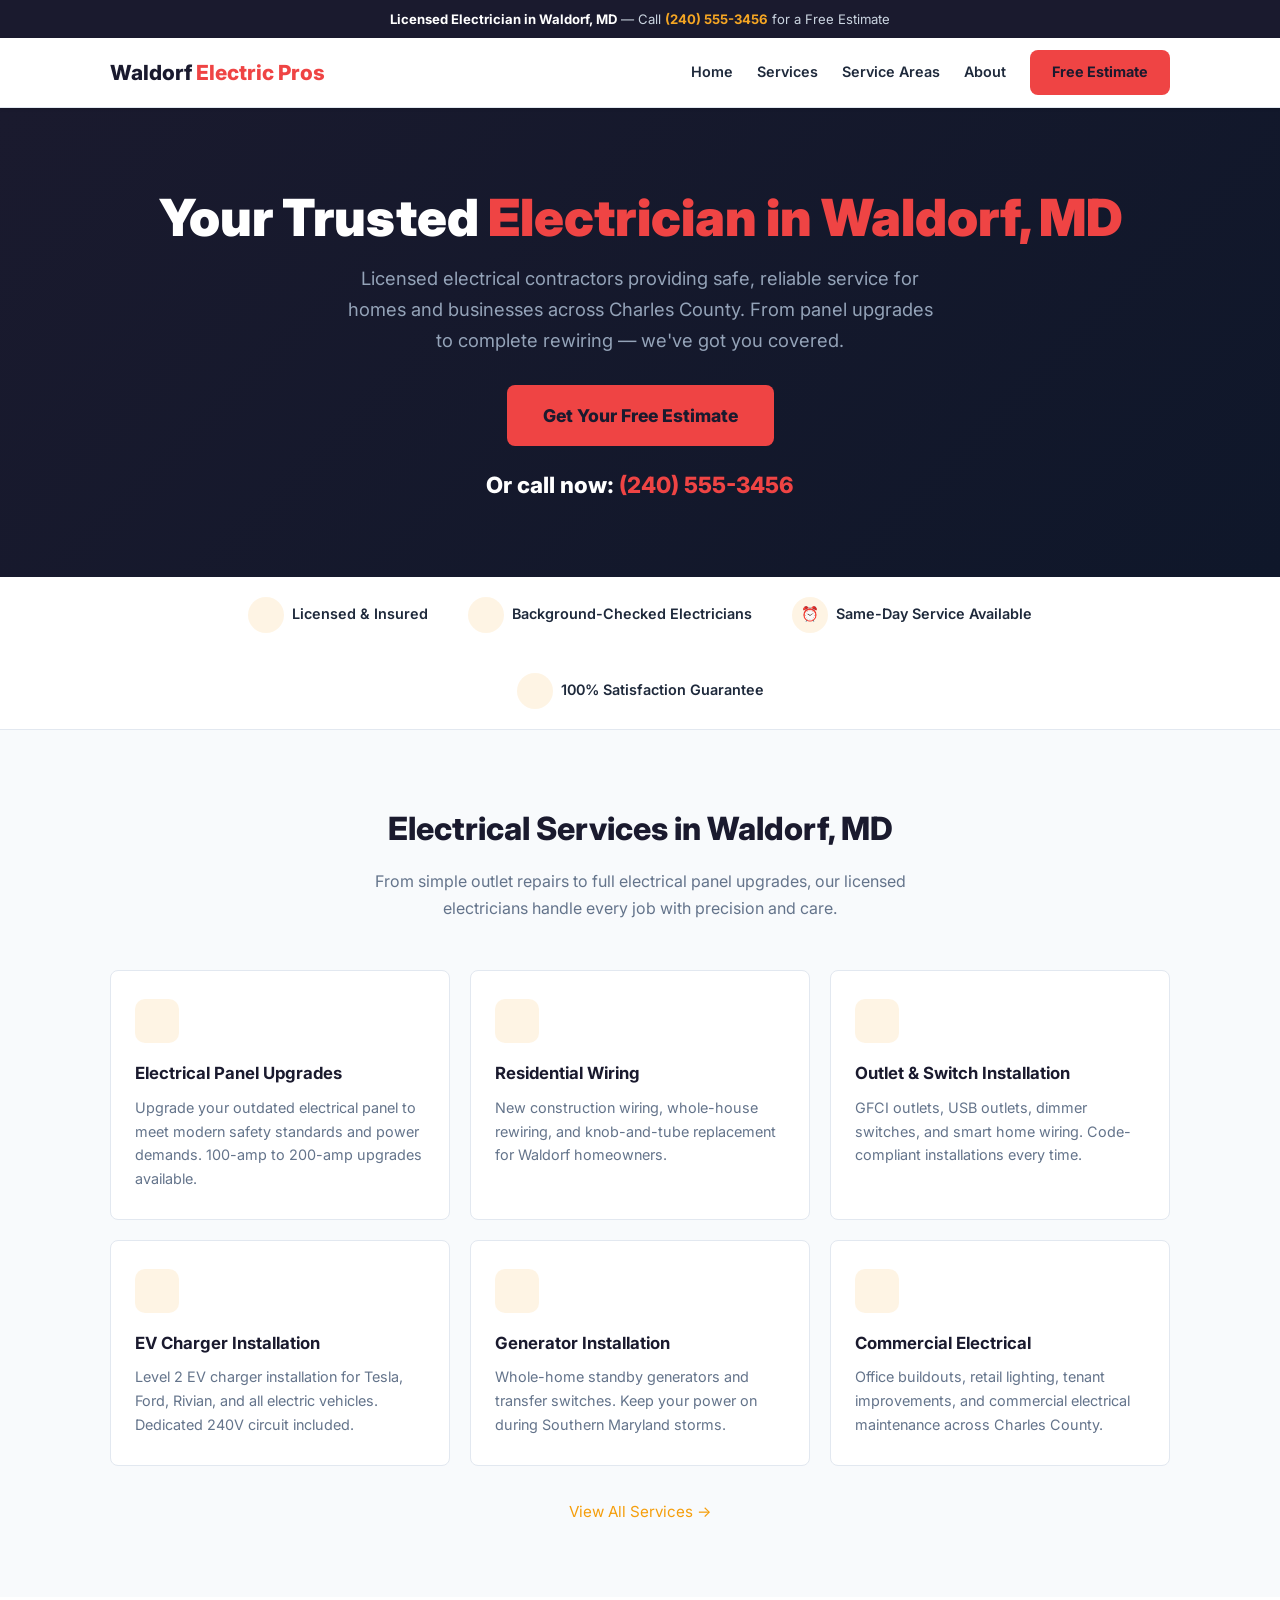
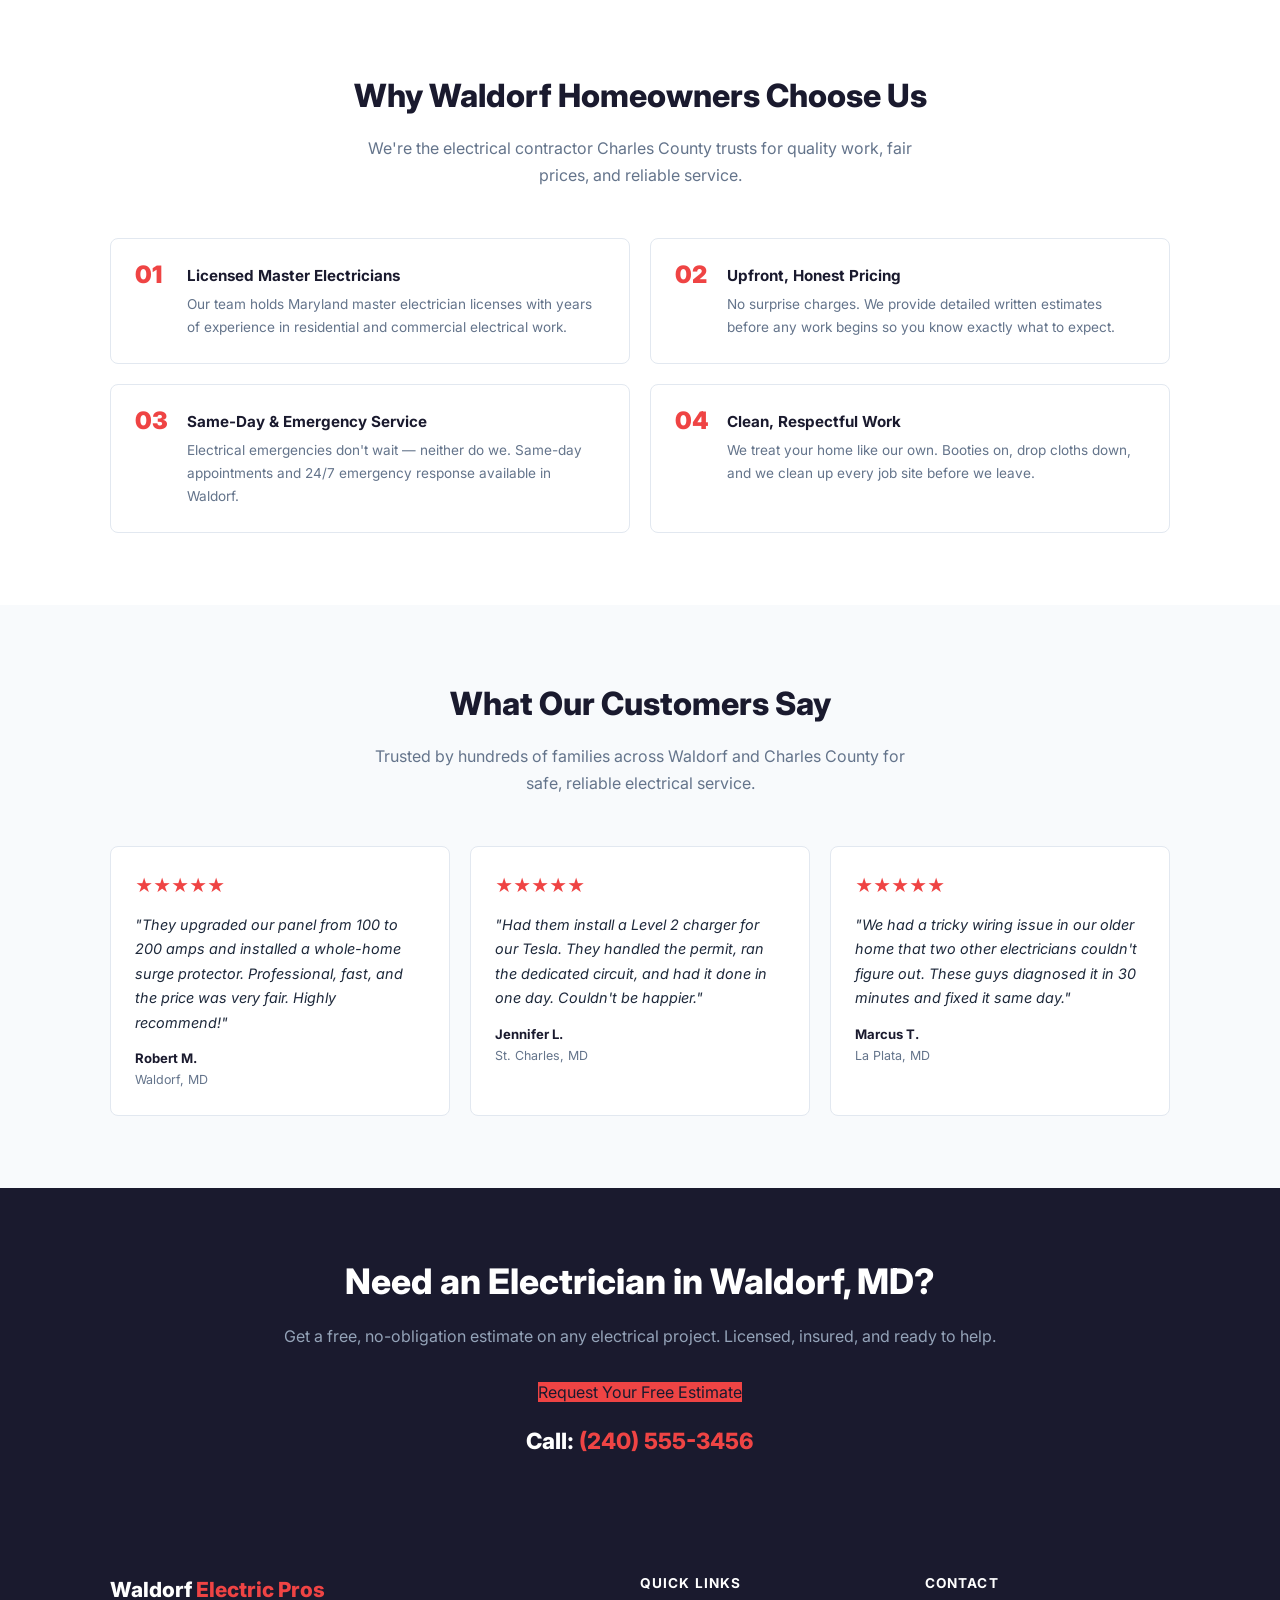
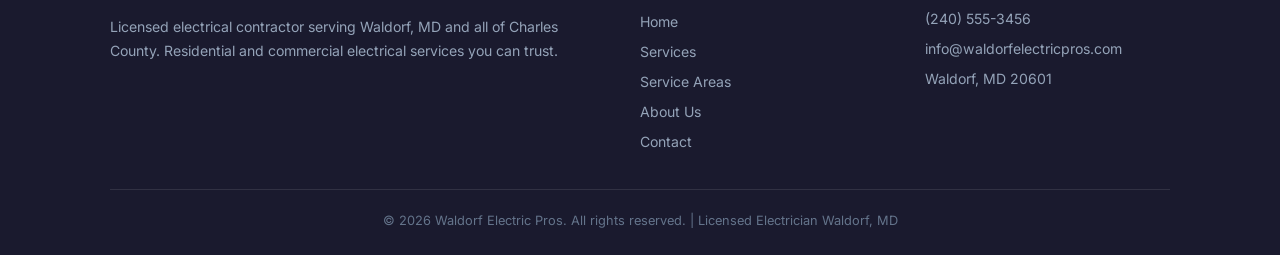
<file: index.html>
<!DOCTYPE html>
<html lang="en">
<head>
  <meta charset="UTF-8">
  <meta name="viewport" content="width=device-width, initial-scale=1.0">
  <title>Electrician Waldorf MD | Waldorf Electric Pros – Licensed Electrical Contractor</title>
  <meta name="description" content="Top-rated electrician in Waldorf, MD. Panel upgrades, wiring, EV charger installation & 24/7 emergency electrical service. Licensed electrical contractor serving Charles County. Call (240) 555-3456.">
  <meta name="keywords" content="electrician Waldorf MD, electrical contractor Charles County, panel upgrade Waldorf, EV charger installation Waldorf, emergency electrician Waldorf MD">
  <link rel="canonical" href="https://waldorfelectricpros.com/">
  <link rel="preconnect" href="https://fonts.googleapis.com">
  <link href="https://fonts.googleapis.com/css2?family=Inter:wght@400;600;700;800;900&display=swap" rel="stylesheet">
  <link rel="stylesheet" href="style.css">
</head>
<body>
  <!-- Top Bar -->
  <div class="topbar">
    <strong> Licensed Electrician in Waldorf, MD</strong> — Call <a href="tel:+12405553456" style="color:#F5A623;font-weight:700;">(240) 555-3456</a> for a Free Estimate
  </div>

  <!-- Header -->
  <header class="site-header">
    <div class="header-inner">
      <a href="index.html" class="site-logo">Waldorf <span>Electric Pros</span></a>
      <nav class="site-nav">
        <a href="index.html">Home</a>
        <a href="services.html">Services</a>
        <a href="areas.html">Service Areas</a>
        <a href="about.html">About</a>
        <a href="contact.html" class="btn-cta">Free Estimate</a>
      </nav>
      <button class="hamburger" onclick="document.getElementById('mobileMenu').classList.toggle('open')" aria-label="Menu">
        <span></span><span></span><span></span>
      </button>
    </div>
    <div class="mobile-menu" id="mobileMenu">
      <a href="index.html">Home</a>
      <a href="services.html">Services</a>
      <a href="areas.html">Service Areas</a>
      <a href="about.html">About</a>
      <a href="contact.html" class="btn-cta">Free Estimate</a>
    </div>
  </header>

  <!-- Hero -->
  <section class="hero">
    <div class="container">
      <h1>Your Trusted <span class="highlight">Electrician in Waldorf, MD</span></h1>
      <p>Licensed electrical contractors providing safe, reliable service for homes and businesses across Charles County. From panel upgrades to complete rewiring — we've got you covered.</p>
      <a href="contact.html" class="btn-hero">Get Your Free Estimate</a>
      <div class="hero-phone">Or call now: <a href="tel:+12405553456">(240) 555-3456</a></div>
    </div>
  </section>

  <!-- Trust Bar -->
  <div class="trust-bar">
    <div class="container">
      <div class="trust-items">
        <div class="trust-item">
          <div class="trust-icon"></div>
          Licensed &amp; Insured
        </div>
        <div class="trust-item">
          <div class="trust-icon"></div>
          Background-Checked Electricians
        </div>
        <div class="trust-item">
          <div class="trust-icon">⏰</div>
          Same-Day Service Available
        </div>
        <div class="trust-item">
          <div class="trust-icon"></div>
          100% Satisfaction Guarantee
        </div>
      </div>
    </div>
  </div>

  <!-- Services Overview -->
  <section class="section">
    <div class="container">
      <h2 class="section-title">Electrical Services in Waldorf, MD</h2>
      <p class="section-sub">From simple outlet repairs to full electrical panel upgrades, our licensed electricians handle every job with precision and care.</p>
      <div class="services-grid">
        <div class="service-card">
          <div class="service-icon"></div>
          <h3>Electrical Panel Upgrades</h3>
          <p>Upgrade your outdated electrical panel to meet modern safety standards and power demands. 100-amp to 200-amp upgrades available.</p>
        </div>
        <div class="service-card">
          <div class="service-icon"></div>
          <h3>Residential Wiring</h3>
          <p>New construction wiring, whole-house rewiring, and knob-and-tube replacement for Waldorf homeowners.</p>
        </div>
        <div class="service-card">
          <div class="service-icon"></div>
          <h3>Outlet &amp; Switch Installation</h3>
          <p>GFCI outlets, USB outlets, dimmer switches, and smart home wiring. Code-compliant installations every time.</p>
        </div>
        <div class="service-card">
          <div class="service-icon"></div>
          <h3>EV Charger Installation</h3>
          <p>Level 2 EV charger installation for Tesla, Ford, Rivian, and all electric vehicles. Dedicated 240V circuit included.</p>
        </div>
        <div class="service-card">
          <div class="service-icon"></div>
          <h3>Generator Installation</h3>
          <p>Whole-home standby generators and transfer switches. Keep your power on during Southern Maryland storms.</p>
        </div>
        <div class="service-card">
          <div class="service-icon"></div>
          <h3>Commercial Electrical</h3>
          <p>Office buildouts, retail lighting, tenant improvements, and commercial electrical maintenance across Charles County.</p>
        </div>
      </div>
      <p style="text-align:center;margin-top:32px;">
        <a href="services.html" class="btn-hero" style="font-size:0.95rem;padding:12px 28px;">View All Services →</a>
      </p>
    </div>
  </section>

  <!-- Why Choose Us -->
  <section class="section" style="background:var(--white);">
    <div class="container">
      <h2 class="section-title">Why Waldorf Homeowners Choose Us</h2>
      <p class="section-sub">We're the electrical contractor Charles County trusts for quality work, fair prices, and reliable service.</p>
      <div class="why-grid">
        <div class="why-card">
          <div class="why-num">01</div>
          <div>
            <h3>Licensed Master Electricians</h3>
            <p>Our team holds Maryland master electrician licenses with years of experience in residential and commercial electrical work.</p>
          </div>
        </div>
        <div class="why-card">
          <div class="why-num">02</div>
          <div>
            <h3>Upfront, Honest Pricing</h3>
            <p>No surprise charges. We provide detailed written estimates before any work begins so you know exactly what to expect.</p>
          </div>
        </div>
        <div class="why-card">
          <div class="why-num">03</div>
          <div>
            <h3>Same-Day &amp; Emergency Service</h3>
            <p>Electrical emergencies don't wait — neither do we. Same-day appointments and 24/7 emergency response available in Waldorf.</p>
          </div>
        </div>
        <div class="why-card">
          <div class="why-num">04</div>
          <div>
            <h3>Clean, Respectful Work</h3>
            <p>We treat your home like our own. Booties on, drop cloths down, and we clean up every job site before we leave.</p>
          </div>
        </div>
      </div>
    </div>
  </section>

  <!-- Testimonials -->
  <section class="section">
    <div class="container">
      <h2 class="section-title">What Our Customers Say</h2>
      <p class="section-sub">Trusted by hundreds of families across Waldorf and Charles County for safe, reliable electrical service.</p>
      <div class="testimonials-grid">
        <div class="testimonial-card">
          <div class="testimonial-stars">★★★★★</div>
          <p class="testimonial-text">"They upgraded our panel from 100 to 200 amps and installed a whole-home surge protector. Professional, fast, and the price was very fair. Highly recommend!"</p>
          <div class="testimonial-name">Robert M.</div>
          <div class="testimonial-loc">Waldorf, MD</div>
        </div>
        <div class="testimonial-card">
          <div class="testimonial-stars">★★★★★</div>
          <p class="testimonial-text">"Had them install a Level 2 charger for our Tesla. They handled the permit, ran the dedicated circuit, and had it done in one day. Couldn't be happier."</p>
          <div class="testimonial-name">Jennifer L.</div>
          <div class="testimonial-loc">St. Charles, MD</div>
        </div>
        <div class="testimonial-card">
          <div class="testimonial-stars">★★★★★</div>
          <p class="testimonial-text">"We had a tricky wiring issue in our older home that two other electricians couldn't figure out. These guys diagnosed it in 30 minutes and fixed it same day."</p>
          <div class="testimonial-name">Marcus T.</div>
          <div class="testimonial-loc">La Plata, MD</div>
        </div>
      </div>
    </div>
  </section>

  <!-- CTA Strip -->
  <section class="cta-strip">
    <div class="container">
      <h2>Need an Electrician in Waldorf, MD?</h2>
      <p>Get a free, no-obligation estimate on any electrical project. Licensed, insured, and ready to help.</p>
      <a href="contact.html" class="btn-hero">Request Your Free Estimate</a>
      <div class="hero-phone" style="margin-top:16px;">Call: <a href="tel:+12405553456" style="color:var(--accent);">(240) 555-3456</a></div>
    </div>
  </section>

  <!-- Footer -->
  <footer class="site-footer">
    <div class="container">
      <div class="footer-grid">
        <div class="footer-brand">
          <div class="site-logo" style="color:#fff;">Waldorf <span>Electric Pros</span></div>
          <p>Licensed electrical contractor serving Waldorf, MD and all of Charles County. Residential and commercial electrical services you can trust.</p>
        </div>
        <div class="footer-links">
          <h4>Quick Links</h4>
          <a href="index.html">Home</a>
          <a href="services.html">Services</a>
          <a href="areas.html">Service Areas</a>
          <a href="about.html">About Us</a>
          <a href="contact.html">Contact</a>
        </div>
        <div class="footer-contact">
          <h4>Contact</h4>
          <p> <a href="tel:+12405553456" style="color:#94a3b8;">(240) 555-3456</a></p>
          <p style="margin-top:6px;"> <a href="mailto:info@waldorfelectricpros.com" style="color:#94a3b8;">info@waldorfelectricpros.com</a></p>
          <p style="margin-top:6px;"> Waldorf, MD 20601</p>
        </div>
      </div>
      <div class="footer-bottom">
        &copy; 2026 Waldorf Electric Pros. All rights reserved. | Licensed Electrician Waldorf, MD
      </div>
    </div>
  </footer>
</body>
</html>
</file>
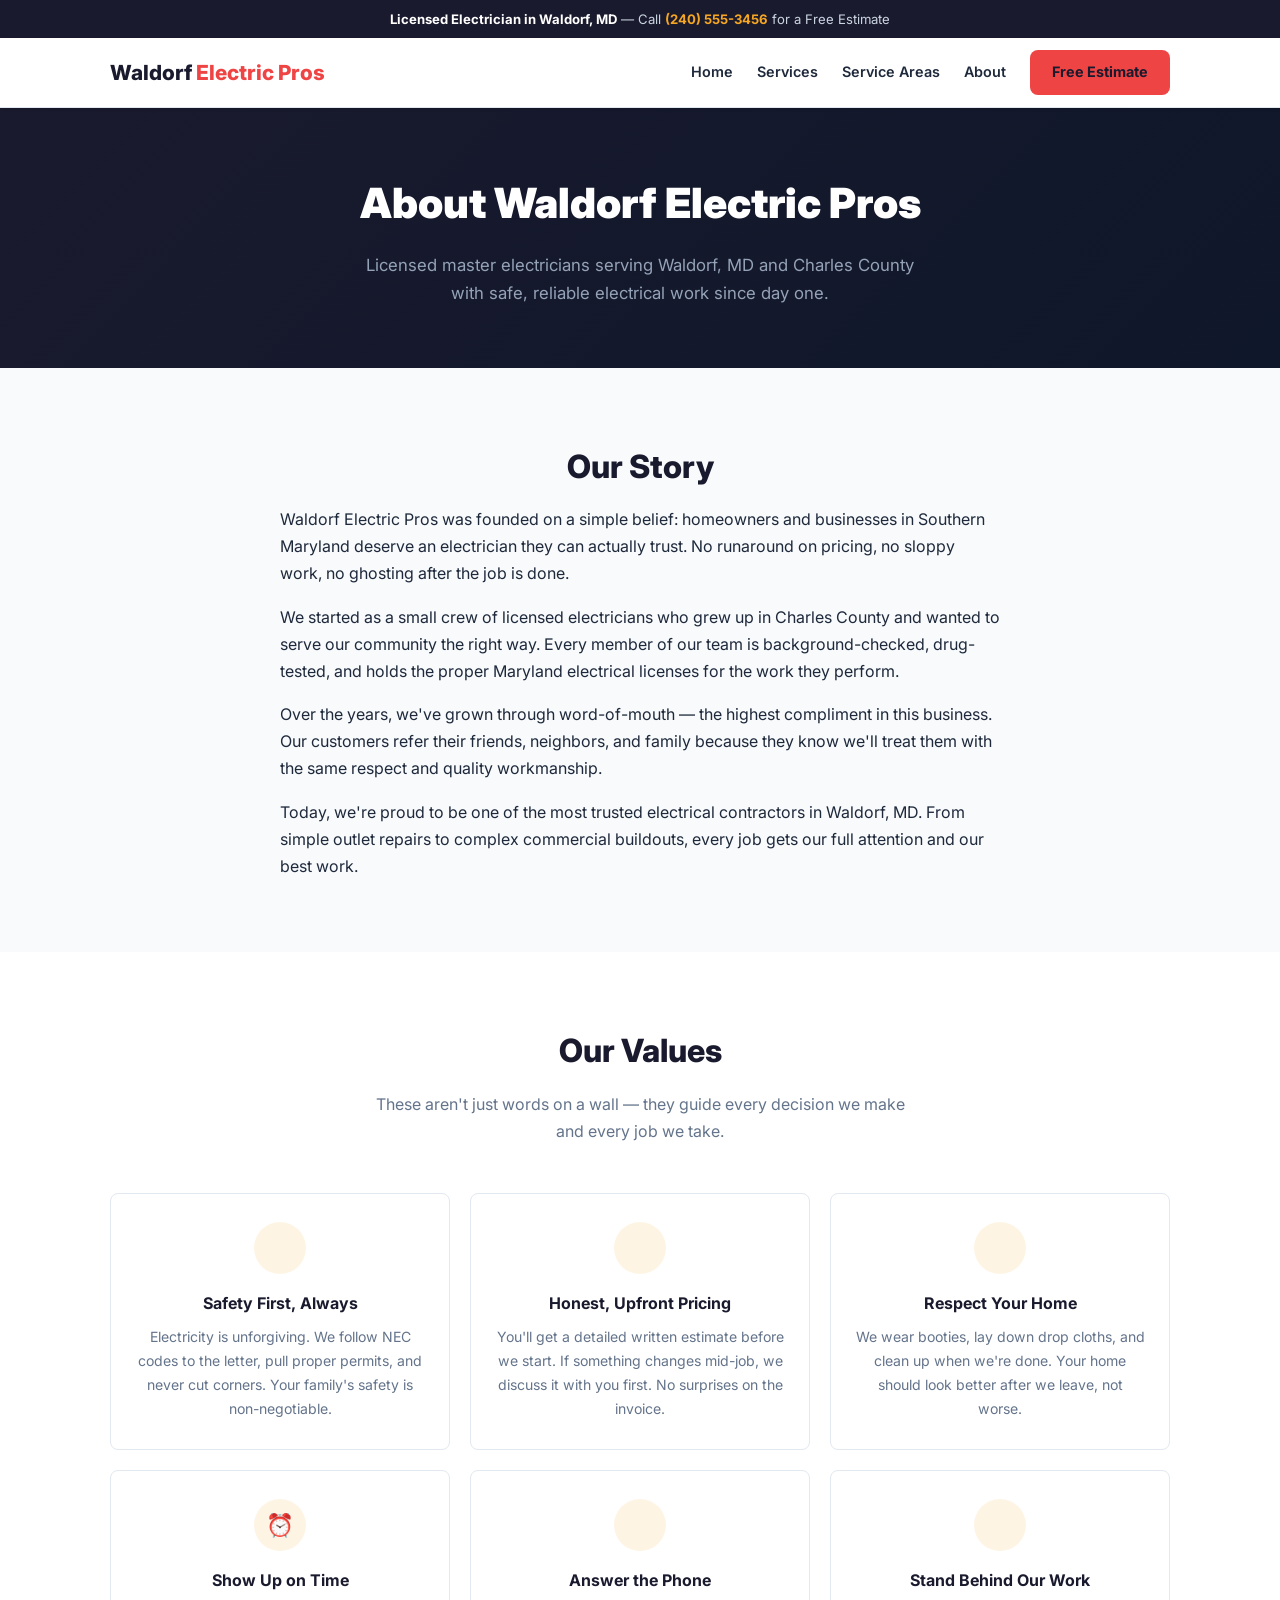
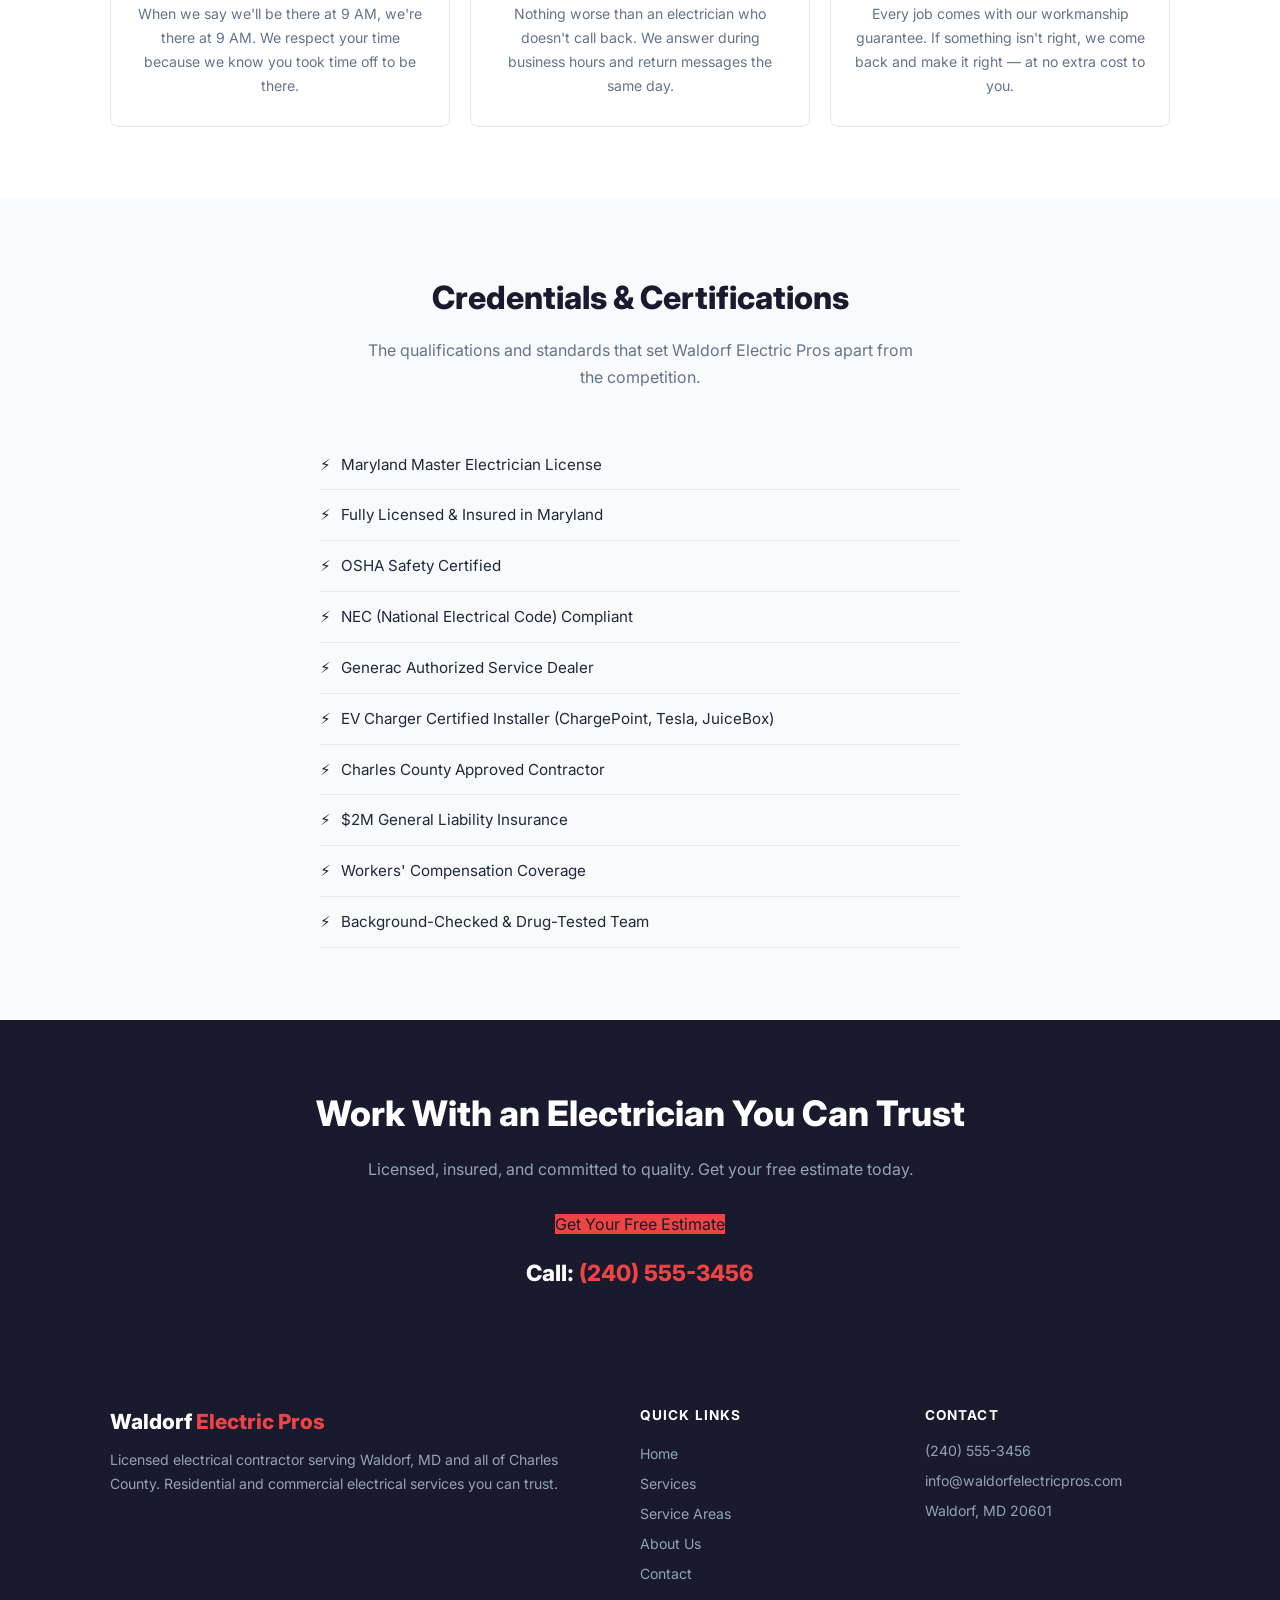
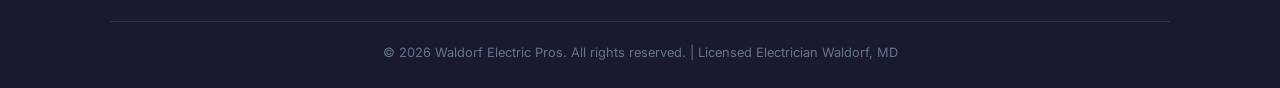
<file: about.html>
<!DOCTYPE html>
<html lang="en">
<head>
  <meta charset="UTF-8">
  <meta name="viewport" content="width=device-width, initial-scale=1.0">
  <title>About Waldorf Electric Pros | Licensed Electrician Waldorf MD</title>
  <meta name="description" content="Learn about Waldorf Electric Pros — a licensed, insured electrical contractor serving Waldorf, MD and Charles County. Our story, values, and commitment to quality electrical work.">
  <meta name="keywords" content="about Waldorf Electric Pros, licensed electrician Waldorf MD, electrical contractor Charles County, trusted electrician Southern Maryland">
  <link rel="canonical" href="https://waldorfelectricpros.com/about.html">
  <link rel="preconnect" href="https://fonts.googleapis.com">
  <link href="https://fonts.googleapis.com/css2?family=Inter:wght@400;600;700;800;900&display=swap" rel="stylesheet">
  <link rel="stylesheet" href="style.css">
</head>
<body>
  <!-- Top Bar -->
  <div class="topbar">
    <strong> Licensed Electrician in Waldorf, MD</strong> — Call <a href="tel:+12405553456" style="color:#F5A623;font-weight:700;">(240) 555-3456</a> for a Free Estimate
  </div>

  <!-- Header -->
  <header class="site-header">
    <div class="header-inner">
      <a href="index.html" class="site-logo">Waldorf <span>Electric Pros</span></a>
      <nav class="site-nav">
        <a href="index.html">Home</a>
        <a href="services.html">Services</a>
        <a href="areas.html">Service Areas</a>
        <a href="about.html">About</a>
        <a href="contact.html" class="btn-cta">Free Estimate</a>
      </nav>
      <button class="hamburger" onclick="document.getElementById('mobileMenu').classList.toggle('open')" aria-label="Menu">
        <span></span><span></span><span></span>
      </button>
    </div>
    <div class="mobile-menu" id="mobileMenu">
      <a href="index.html">Home</a>
      <a href="services.html">Services</a>
      <a href="areas.html">Service Areas</a>
      <a href="about.html">About</a>
      <a href="contact.html" class="btn-cta">Free Estimate</a>
    </div>
  </header>

  <!-- About Hero -->
  <section class="about-hero">
    <div class="container">
      <h1>About Waldorf Electric Pros</h1>
      <p>Licensed master electricians serving Waldorf, MD and Charles County with safe, reliable electrical work since day one.</p>
    </div>
  </section>

  <!-- Our Story -->
  <section class="section">
    <div class="container">
      <h2 class="section-title">Our Story</h2>
      <div style="max-width:720px;margin:0 auto;">
        <p style="margin-bottom:16px;">Waldorf Electric Pros was founded on a simple belief: homeowners and businesses in Southern Maryland deserve an electrician they can actually trust. No runaround on pricing, no sloppy work, no ghosting after the job is done.</p>
        <p style="margin-bottom:16px;">We started as a small crew of licensed electricians who grew up in Charles County and wanted to serve our community the right way. Every member of our team is background-checked, drug-tested, and holds the proper Maryland electrical licenses for the work they perform.</p>
        <p style="margin-bottom:16px;">Over the years, we've grown through word-of-mouth — the highest compliment in this business. Our customers refer their friends, neighbors, and family because they know we'll treat them with the same respect and quality workmanship.</p>
        <p>Today, we're proud to be one of the most trusted electrical contractors in Waldorf, MD. From simple outlet repairs to complex commercial buildouts, every job gets our full attention and our best work.</p>
      </div>
    </div>
  </section>

  <!-- Our Values -->
  <section class="section" style="background:var(--white);">
    <div class="container">
      <h2 class="section-title">Our Values</h2>
      <p class="section-sub">These aren't just words on a wall — they guide every decision we make and every job we take.</p>
      <div class="values-grid">
        <div class="value-card">
          <div class="value-icon"></div>
          <h3>Safety First, Always</h3>
          <p>Electricity is unforgiving. We follow NEC codes to the letter, pull proper permits, and never cut corners. Your family's safety is non-negotiable.</p>
        </div>
        <div class="value-card">
          <div class="value-icon"></div>
          <h3>Honest, Upfront Pricing</h3>
          <p>You'll get a detailed written estimate before we start. If something changes mid-job, we discuss it with you first. No surprises on the invoice.</p>
        </div>
        <div class="value-card">
          <div class="value-icon"></div>
          <h3>Respect Your Home</h3>
          <p>We wear booties, lay down drop cloths, and clean up when we're done. Your home should look better after we leave, not worse.</p>
        </div>
        <div class="value-card">
          <div class="value-icon">⏰</div>
          <h3>Show Up on Time</h3>
          <p>When we say we'll be there at 9 AM, we're there at 9 AM. We respect your time because we know you took time off to be there.</p>
        </div>
        <div class="value-card">
          <div class="value-icon"></div>
          <h3>Answer the Phone</h3>
          <p>Nothing worse than an electrician who doesn't call back. We answer during business hours and return messages the same day.</p>
        </div>
        <div class="value-card">
          <div class="value-icon"></div>
          <h3>Stand Behind Our Work</h3>
          <p>Every job comes with our workmanship guarantee. If something isn't right, we come back and make it right — at no extra cost to you.</p>
        </div>
      </div>
    </div>
  </section>

  <!-- Credentials -->
  <section class="section">
    <div class="container">
      <h2 class="section-title">Credentials &amp; Certifications</h2>
      <p class="section-sub">The qualifications and standards that set Waldorf Electric Pros apart from the competition.</p>
      <div style="max-width:640px;margin:0 auto;">
        <ul class="credentials-list">
          <li>Maryland Master Electrician License</li>
          <li>Fully Licensed &amp; Insured in Maryland</li>
          <li>OSHA Safety Certified</li>
          <li>NEC (National Electrical Code) Compliant</li>
          <li>Generac Authorized Service Dealer</li>
          <li>EV Charger Certified Installer (ChargePoint, Tesla, JuiceBox)</li>
          <li>Charles County Approved Contractor</li>
          <li>$2M General Liability Insurance</li>
          <li>Workers' Compensation Coverage</li>
          <li>Background-Checked &amp; Drug-Tested Team</li>
        </ul>
      </div>
    </div>
  </section>

  <!-- CTA Strip -->
  <section class="cta-strip">
    <div class="container">
      <h2>Work With an Electrician You Can Trust</h2>
      <p>Licensed, insured, and committed to quality. Get your free estimate today.</p>
      <a href="contact.html" class="btn-hero">Get Your Free Estimate</a>
      <div class="hero-phone" style="margin-top:16px;">Call: <a href="tel:+12405553456" style="color:var(--accent);">(240) 555-3456</a></div>
    </div>
  </section>

  <!-- Footer -->
  <footer class="site-footer">
    <div class="container">
      <div class="footer-grid">
        <div class="footer-brand">
          <div class="site-logo" style="color:#fff;">Waldorf <span>Electric Pros</span></div>
          <p>Licensed electrical contractor serving Waldorf, MD and all of Charles County. Residential and commercial electrical services you can trust.</p>
        </div>
        <div class="footer-links">
          <h4>Quick Links</h4>
          <a href="index.html">Home</a>
          <a href="services.html">Services</a>
          <a href="areas.html">Service Areas</a>
          <a href="about.html">About Us</a>
          <a href="contact.html">Contact</a>
        </div>
        <div class="footer-contact">
          <h4>Contact</h4>
          <p> <a href="tel:+12405553456" style="color:#94a3b8;">(240) 555-3456</a></p>
          <p style="margin-top:6px;"> <a href="mailto:info@waldorfelectricpros.com" style="color:#94a3b8;">info@waldorfelectricpros.com</a></p>
          <p style="margin-top:6px;"> Waldorf, MD 20601</p>
        </div>
      </div>
      <div class="footer-bottom">
        &copy; 2026 Waldorf Electric Pros. All rights reserved. | Licensed Electrician Waldorf, MD
      </div>
    </div>
  </footer>
</body>
</html>
</file>
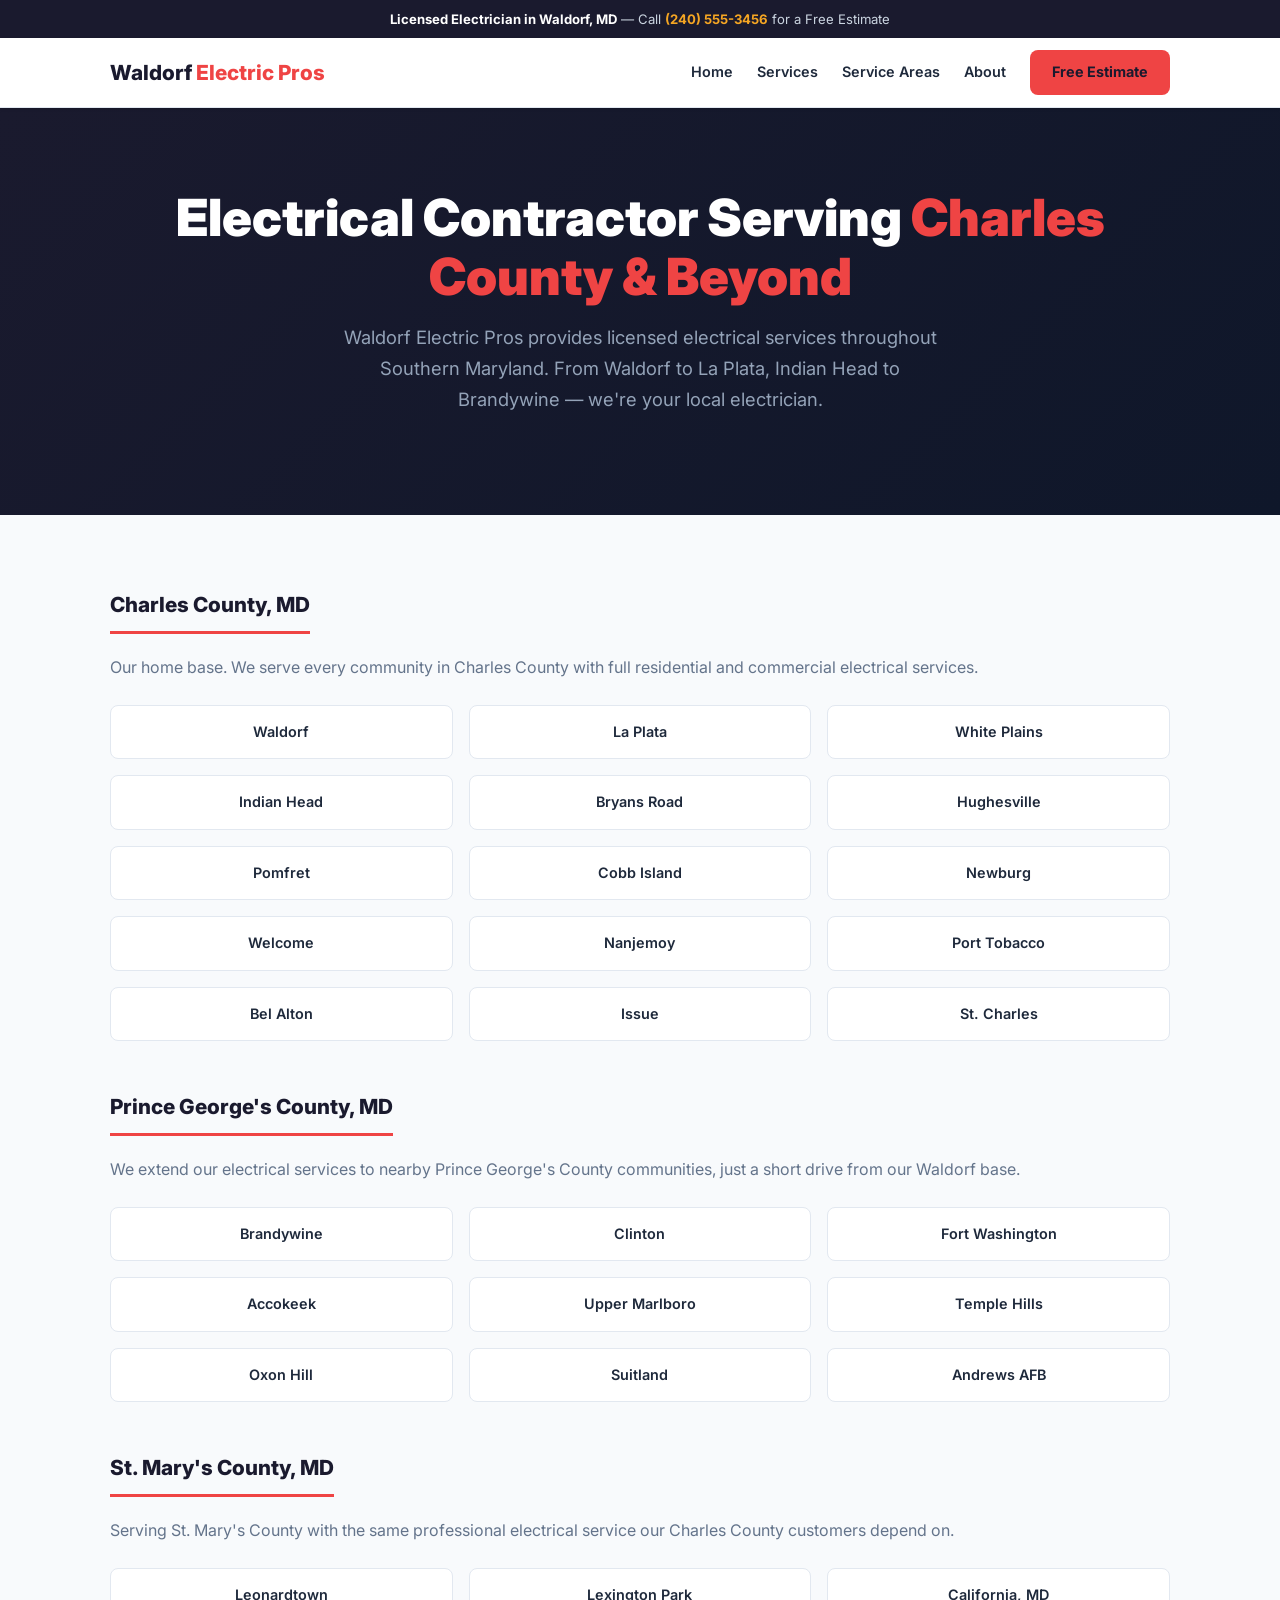
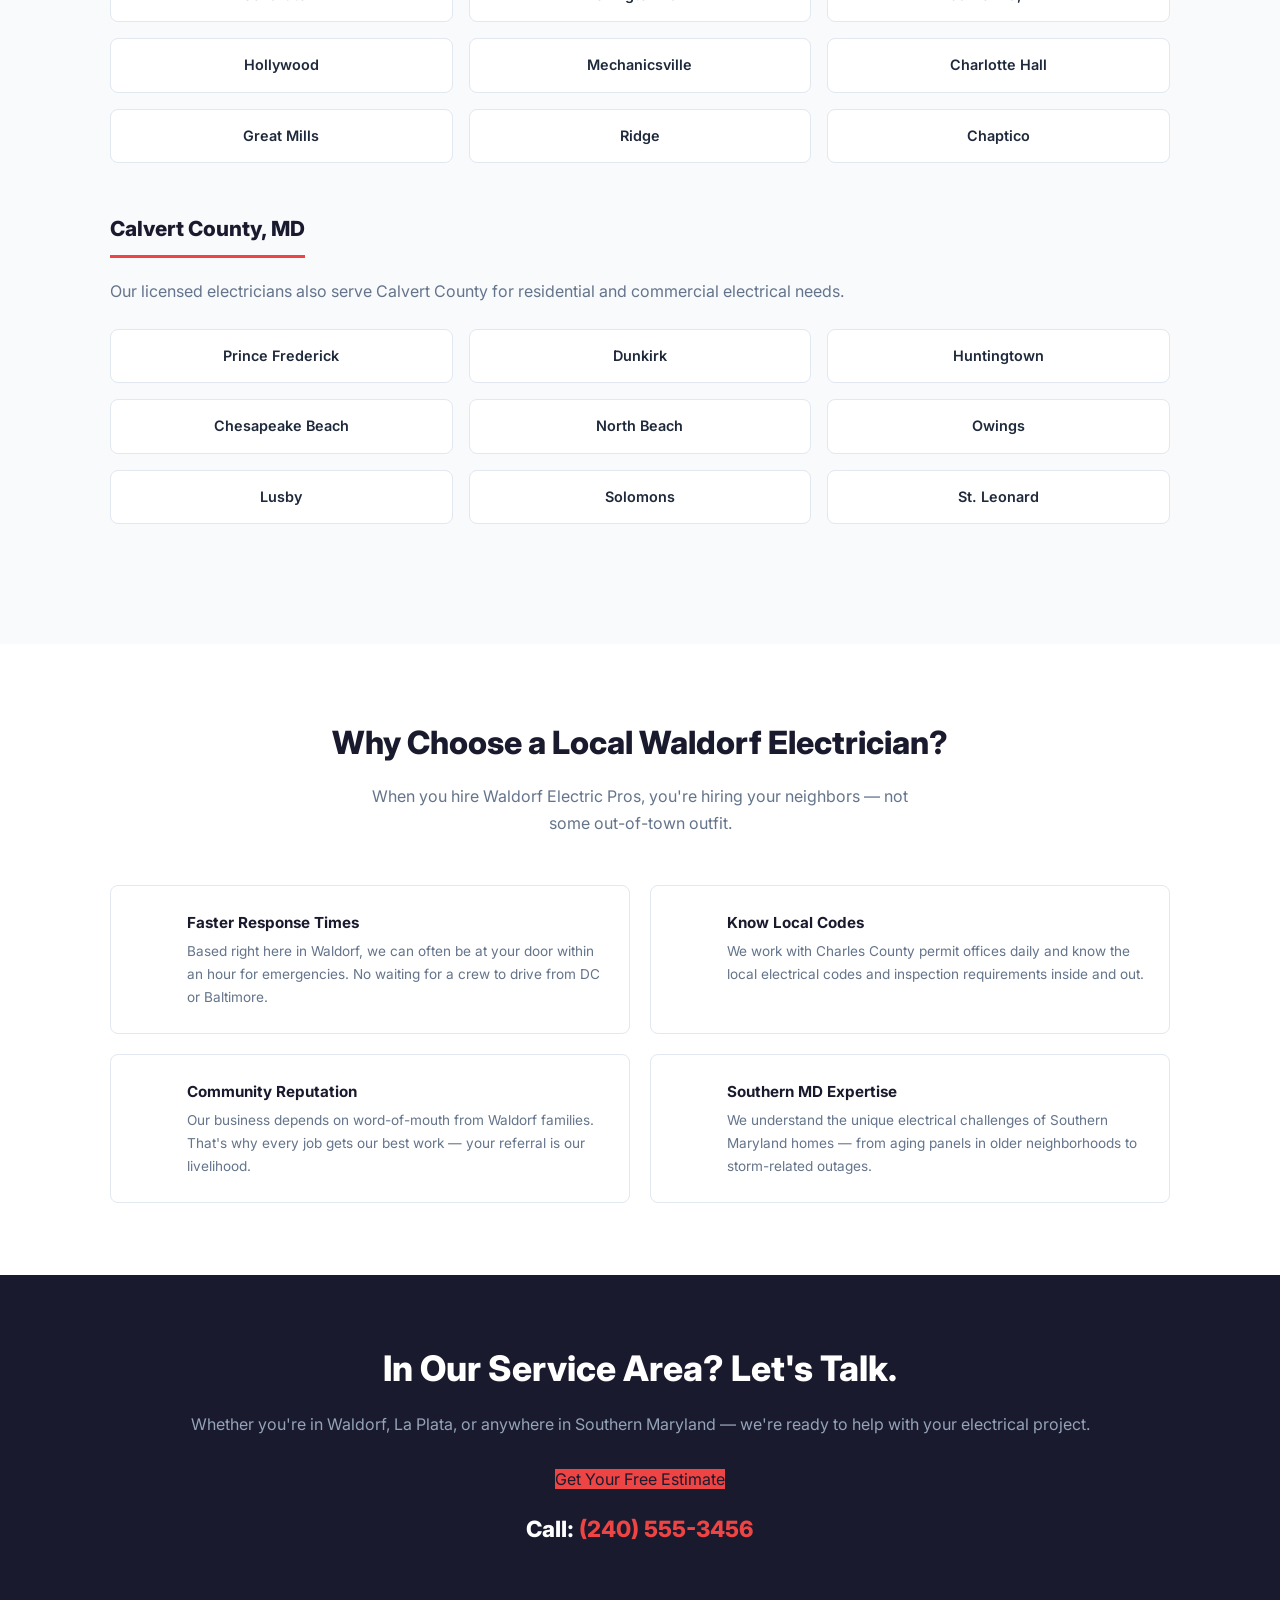
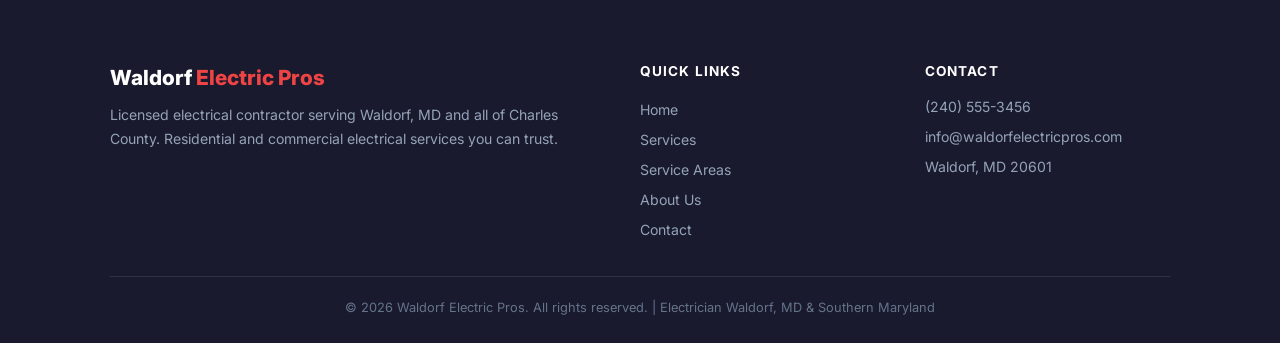
<file: areas.html>
<!DOCTYPE html>
<html lang="en">
<head>
  <meta charset="UTF-8">
  <meta name="viewport" content="width=device-width, initial-scale=1.0">
  <title>Electrician Service Areas | Charles County, PG County, St. Mary's & Calvert – Waldorf Electric Pros</title>
  <meta name="description" content="Waldorf Electric Pros serves Waldorf, La Plata, Indian Head, White Plains, Bryans Road, and all of Charles County MD. Also serving Prince George's, St. Mary's & Calvert counties.">
  <meta name="keywords" content="electrician Charles County MD, electrician La Plata MD, electrician Indian Head MD, electrical contractor Southern Maryland, electrician near me Waldorf">
  <link rel="canonical" href="https://waldorfelectricpros.com/areas.html">
  <link rel="preconnect" href="https://fonts.googleapis.com">
  <link href="https://fonts.googleapis.com/css2?family=Inter:wght@400;600;700;800;900&display=swap" rel="stylesheet">
  <link rel="stylesheet" href="style.css">
</head>
<body>
  <!-- Top Bar -->
  <div class="topbar">
    <strong> Licensed Electrician in Waldorf, MD</strong> — Call <a href="tel:+12405553456" style="color:#F5A623;font-weight:700;">(240) 555-3456</a> for a Free Estimate
  </div>

  <!-- Header -->
  <header class="site-header">
    <div class="header-inner">
      <a href="index.html" class="site-logo">Waldorf <span>Electric Pros</span></a>
      <nav class="site-nav">
        <a href="index.html">Home</a>
        <a href="services.html">Services</a>
        <a href="areas.html">Service Areas</a>
        <a href="about.html">About</a>
        <a href="contact.html" class="btn-cta">Free Estimate</a>
      </nav>
      <button class="hamburger" onclick="document.getElementById('mobileMenu').classList.toggle('open')" aria-label="Menu">
        <span></span><span></span><span></span>
      </button>
    </div>
    <div class="mobile-menu" id="mobileMenu">
      <a href="index.html">Home</a>
      <a href="services.html">Services</a>
      <a href="areas.html">Service Areas</a>
      <a href="about.html">About</a>
      <a href="contact.html" class="btn-cta">Free Estimate</a>
    </div>
  </header>

  <!-- Hero -->
  <section class="hero">
    <div class="container">
      <h1>Electrical Contractor Serving <span class="highlight">Charles County &amp; Beyond</span></h1>
      <p>Waldorf Electric Pros provides licensed electrical services throughout Southern Maryland. From Waldorf to La Plata, Indian Head to Brandywine — we're your local electrician.</p>
    </div>
  </section>

  <!-- Charles County -->
  <section class="section">
    <div class="container">
      <div class="area-section">
        <h2>Charles County, MD</h2>
        <p style="color:var(--text-light);margin-bottom:24px;">Our home base. We serve every community in Charles County with full residential and commercial electrical services.</p>
        <div class="areas-grid">
          <div class="area-tag">Waldorf</div>
          <div class="area-tag">La Plata</div>
          <div class="area-tag">White Plains</div>
          <div class="area-tag">Indian Head</div>
          <div class="area-tag">Bryans Road</div>
          <div class="area-tag">Hughesville</div>
          <div class="area-tag">Pomfret</div>
          <div class="area-tag">Cobb Island</div>
          <div class="area-tag">Newburg</div>
          <div class="area-tag">Welcome</div>
          <div class="area-tag">Nanjemoy</div>
          <div class="area-tag">Port Tobacco</div>
          <div class="area-tag">Bel Alton</div>
          <div class="area-tag">Issue</div>
          <div class="area-tag">St. Charles</div>
        </div>
      </div>

      <div class="area-section">
        <h2>Prince George's County, MD</h2>
        <p style="color:var(--text-light);margin-bottom:24px;">We extend our electrical services to nearby Prince George's County communities, just a short drive from our Waldorf base.</p>
        <div class="areas-grid">
          <div class="area-tag">Brandywine</div>
          <div class="area-tag">Clinton</div>
          <div class="area-tag">Fort Washington</div>
          <div class="area-tag">Accokeek</div>
          <div class="area-tag">Upper Marlboro</div>
          <div class="area-tag">Temple Hills</div>
          <div class="area-tag">Oxon Hill</div>
          <div class="area-tag">Suitland</div>
          <div class="area-tag">Andrews AFB</div>
        </div>
      </div>

      <div class="area-section">
        <h2>St. Mary's County, MD</h2>
        <p style="color:var(--text-light);margin-bottom:24px;">Serving St. Mary's County with the same professional electrical service our Charles County customers depend on.</p>
        <div class="areas-grid">
          <div class="area-tag">Leonardtown</div>
          <div class="area-tag">Lexington Park</div>
          <div class="area-tag">California, MD</div>
          <div class="area-tag">Hollywood</div>
          <div class="area-tag">Mechanicsville</div>
          <div class="area-tag">Charlotte Hall</div>
          <div class="area-tag">Great Mills</div>
          <div class="area-tag">Ridge</div>
          <div class="area-tag">Chaptico</div>
        </div>
      </div>

      <div class="area-section">
        <h2>Calvert County, MD</h2>
        <p style="color:var(--text-light);margin-bottom:24px;">Our licensed electricians also serve Calvert County for residential and commercial electrical needs.</p>
        <div class="areas-grid">
          <div class="area-tag">Prince Frederick</div>
          <div class="area-tag">Dunkirk</div>
          <div class="area-tag">Huntingtown</div>
          <div class="area-tag">Chesapeake Beach</div>
          <div class="area-tag">North Beach</div>
          <div class="area-tag">Owings</div>
          <div class="area-tag">Lusby</div>
          <div class="area-tag">Solomons</div>
          <div class="area-tag">St. Leonard</div>
        </div>
      </div>
    </div>
  </section>

  <!-- Why Local Matters -->
  <section class="section" style="background:var(--white);">
    <div class="container">
      <h2 class="section-title">Why Choose a Local Waldorf Electrician?</h2>
      <p class="section-sub">When you hire Waldorf Electric Pros, you're hiring your neighbors — not some out-of-town outfit.</p>
      <div class="why-grid">
        <div class="why-card">
          <div class="why-num"></div>
          <div>
            <h3>Faster Response Times</h3>
            <p>Based right here in Waldorf, we can often be at your door within an hour for emergencies. No waiting for a crew to drive from DC or Baltimore.</p>
          </div>
        </div>
        <div class="why-card">
          <div class="why-num"></div>
          <div>
            <h3>Know Local Codes</h3>
            <p>We work with Charles County permit offices daily and know the local electrical codes and inspection requirements inside and out.</p>
          </div>
        </div>
        <div class="why-card">
          <div class="why-num"></div>
          <div>
            <h3>Community Reputation</h3>
            <p>Our business depends on word-of-mouth from Waldorf families. That's why every job gets our best work — your referral is our livelihood.</p>
          </div>
        </div>
        <div class="why-card">
          <div class="why-num"></div>
          <div>
            <h3>Southern MD Expertise</h3>
            <p>We understand the unique electrical challenges of Southern Maryland homes — from aging panels in older neighborhoods to storm-related outages.</p>
          </div>
        </div>
      </div>
    </div>
  </section>

  <!-- CTA Strip -->
  <section class="cta-strip">
    <div class="container">
      <h2>In Our Service Area? Let's Talk.</h2>
      <p>Whether you're in Waldorf, La Plata, or anywhere in Southern Maryland — we're ready to help with your electrical project.</p>
      <a href="contact.html" class="btn-hero">Get Your Free Estimate</a>
      <div class="hero-phone" style="margin-top:16px;">Call: <a href="tel:+12405553456" style="color:var(--accent);">(240) 555-3456</a></div>
    </div>
  </section>

  <!-- Footer -->
  <footer class="site-footer">
    <div class="container">
      <div class="footer-grid">
        <div class="footer-brand">
          <div class="site-logo" style="color:#fff;">Waldorf <span>Electric Pros</span></div>
          <p>Licensed electrical contractor serving Waldorf, MD and all of Charles County. Residential and commercial electrical services you can trust.</p>
        </div>
        <div class="footer-links">
          <h4>Quick Links</h4>
          <a href="index.html">Home</a>
          <a href="services.html">Services</a>
          <a href="areas.html">Service Areas</a>
          <a href="about.html">About Us</a>
          <a href="contact.html">Contact</a>
        </div>
        <div class="footer-contact">
          <h4>Contact</h4>
          <p> <a href="tel:+12405553456" style="color:#94a3b8;">(240) 555-3456</a></p>
          <p style="margin-top:6px;"> <a href="mailto:info@waldorfelectricpros.com" style="color:#94a3b8;">info@waldorfelectricpros.com</a></p>
          <p style="margin-top:6px;"> Waldorf, MD 20601</p>
        </div>
      </div>
      <div class="footer-bottom">
        &copy; 2026 Waldorf Electric Pros. All rights reserved. | Electrician Waldorf, MD &amp; Southern Maryland
      </div>
    </div>
  </footer>
</body>
</html>
</file>
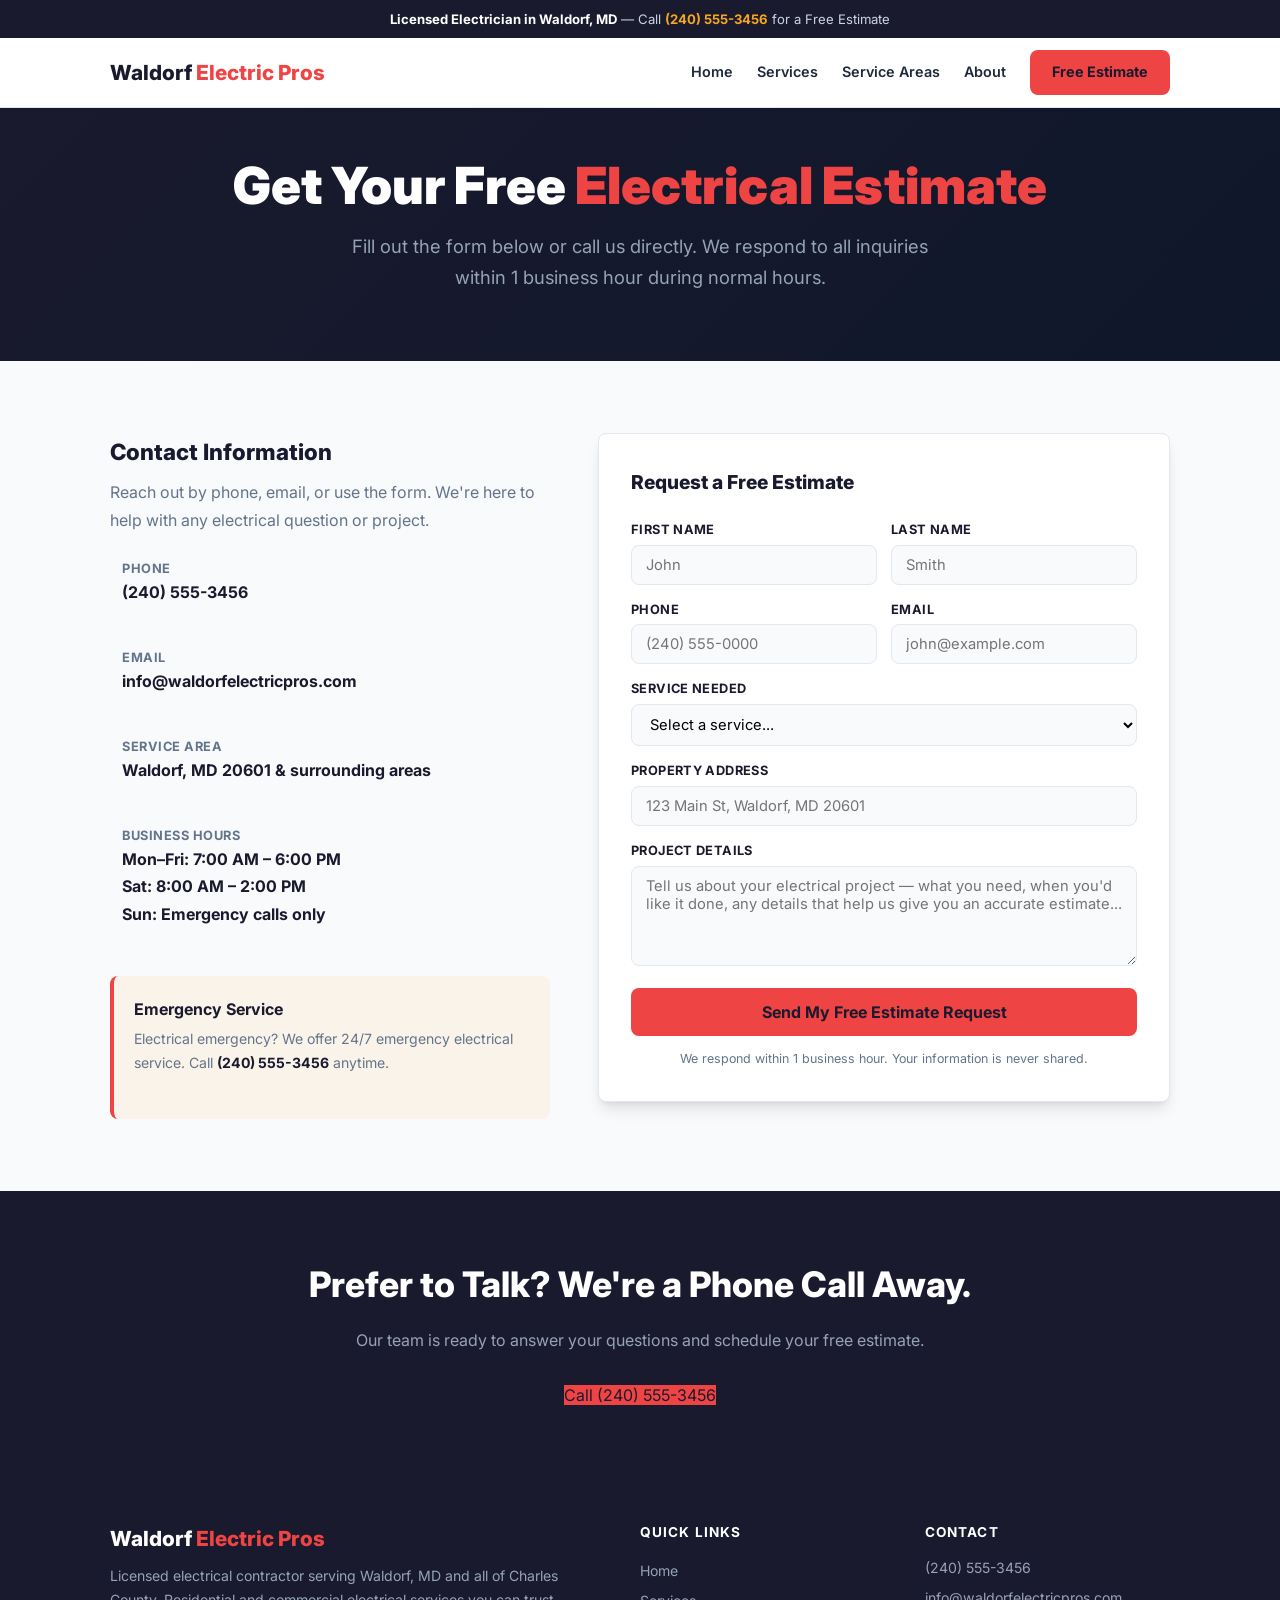
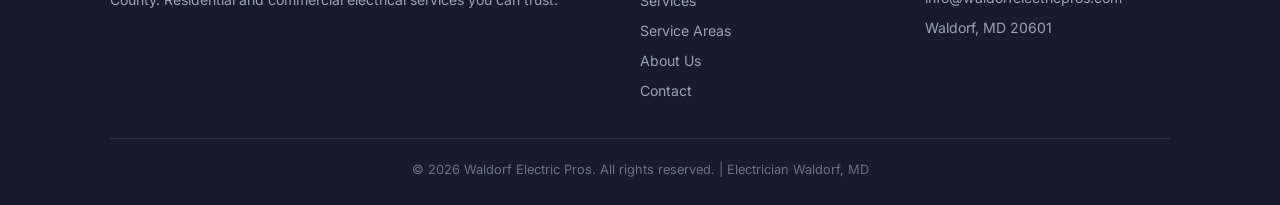
<file: contact.html>
<!DOCTYPE html>
<html lang="en">
<head>
  <meta charset="UTF-8">
  <meta name="viewport" content="width=device-width, initial-scale=1.0">
  <title>Contact Waldorf Electric Pros | Free Estimate – Electrician Waldorf MD</title>
  <meta name="description" content="Contact Waldorf Electric Pros for a free electrical estimate. Call (240) 555-3456 or fill out our form. Licensed electrician serving Waldorf, MD and Charles County.">
  <meta name="keywords" content="contact electrician Waldorf MD, free electrical estimate Waldorf, electrician phone number Charles County, electrical contractor near me">
  <link rel="canonical" href="https://waldorfelectricpros.com/contact.html">
  <link rel="preconnect" href="https://fonts.googleapis.com">
  <link href="https://fonts.googleapis.com/css2?family=Inter:wght@400;600;700;800;900&display=swap" rel="stylesheet">
  <link rel="stylesheet" href="style.css">
</head>
<body>
  <!-- Top Bar -->
  <div class="topbar">
    <strong> Licensed Electrician in Waldorf, MD</strong> — Call <a href="tel:+12405553456" style="color:#F5A623;font-weight:700;">(240) 555-3456</a> for a Free Estimate
  </div>

  <!-- Header -->
  <header class="site-header">
    <div class="header-inner">
      <a href="index.html" class="site-logo">Waldorf <span>Electric Pros</span></a>
      <nav class="site-nav">
        <a href="index.html">Home</a>
        <a href="services.html">Services</a>
        <a href="areas.html">Service Areas</a>
        <a href="about.html">About</a>
        <a href="contact.html" class="btn-cta">Free Estimate</a>
      </nav>
      <button class="hamburger" onclick="document.getElementById('mobileMenu').classList.toggle('open')" aria-label="Menu">
        <span></span><span></span><span></span>
      </button>
    </div>
    <div class="mobile-menu" id="mobileMenu">
      <a href="index.html">Home</a>
      <a href="services.html">Services</a>
      <a href="areas.html">Service Areas</a>
      <a href="about.html">About</a>
      <a href="contact.html" class="btn-cta">Free Estimate</a>
    </div>
  </header>

  <!-- Hero -->
  <section class="hero" style="padding:48px 0 40px;">
    <div class="container">
      <h1>Get Your Free <span class="highlight">Electrical Estimate</span></h1>
      <p>Fill out the form below or call us directly. We respond to all inquiries within 1 business hour during normal hours.</p>
    </div>
  </section>

  <!-- Contact Section -->
  <section class="section">
    <div class="container">
      <div class="contact-grid">
        <!-- Contact Info -->
        <div class="contact-info">
          <h2>Contact Information</h2>
          <p>Reach out by phone, email, or use the form. We're here to help with any electrical question or project.</p>

          <div class="info-row">
            <div></div>
            <div>
              <strong>Phone</strong>
              <p><a href="tel:+12405553456" style="color:var(--navy);">(240) 555-3456</a></p>
            </div>
          </div>

          <div class="info-row">
            <div></div>
            <div>
              <strong>Email</strong>
              <p><a href="mailto:info@waldorfelectricpros.com" style="color:var(--navy);">info@waldorfelectricpros.com</a></p>
            </div>
          </div>

          <div class="info-row">
            <div></div>
            <div>
              <strong>Service Area</strong>
              <p>Waldorf, MD 20601 &amp; surrounding areas</p>
            </div>
          </div>

          <div class="info-row">
            <div></div>
            <div>
              <strong>Business Hours</strong>
              <p>Mon–Fri: 7:00 AM – 6:00 PM<br>Sat: 8:00 AM – 2:00 PM<br>Sun: Emergency calls only</p>
            </div>
          </div>

          <div style="margin-top:24px;padding:20px;background:rgba(245,166,35,0.08);border-radius:var(--radius);border-left:4px solid var(--accent);">
            <strong style="color:var(--navy);"> Emergency Service</strong>
            <p style="font-size:0.88rem;color:var(--text-light);margin-top:4px;">Electrical emergency? We offer 24/7 emergency electrical service. Call <a href="tel:+12405553456" style="font-weight:700;color:var(--navy);">(240) 555-3456</a> anytime.</p>
          </div>
        </div>

        <!-- Contact Form -->
        <div class="contact-form">
          <h2>Request a Free Estimate</h2>
          <form action="#" method="POST">
            <div class="form-row">
              <div class="form-group">
                <label for="fname">First Name</label>
                <input type="text" id="fname" name="fname" placeholder="John" required>
              </div>
              <div class="form-group">
                <label for="lname">Last Name</label>
                <input type="text" id="lname" name="lname" placeholder="Smith" required>
              </div>
            </div>
            <div class="form-row">
              <div class="form-group">
                <label for="phone">Phone</label>
                <input type="tel" id="phone" name="phone" placeholder="(240) 555-0000" required>
              </div>
              <div class="form-group">
                <label for="email">Email</label>
                <input type="email" id="email" name="email" placeholder="john@example.com">
              </div>
            </div>
            <div class="form-group">
              <label for="service">Service Needed</label>
              <select id="service" name="service" required>
                <option value="">Select a service...</option>
                <option value="panel-upgrade">Electrical Panel Upgrade</option>
                <option value="wiring">Wiring / Rewiring</option>
                <option value="outlets">Outlet & Switch Installation</option>
                <option value="ev-charger">EV Charger Installation</option>
                <option value="generator">Generator Installation</option>
                <option value="commercial">Commercial Electrical</option>
                <option value="lighting">Lighting Installation</option>
                <option value="emergency">Emergency Electrical Service</option>
                <option value="inspection">Electrical Inspection</option>
                <option value="other">Other</option>
              </select>
            </div>
            <div class="form-group">
              <label for="address">Property Address</label>
              <input type="text" id="address" name="address" placeholder="123 Main St, Waldorf, MD 20601">
            </div>
            <div class="form-group">
              <label for="message">Project Details</label>
              <textarea id="message" name="message" placeholder="Tell us about your electrical project — what you need, when you'd like it done, any details that help us give you an accurate estimate..."></textarea>
            </div>
            <button type="submit" class="form-submit">Send My Free Estimate Request</button>
          </form>
          <p style="font-size:0.78rem;color:var(--text-light);margin-top:12px;text-align:center;">We respond within 1 business hour. Your information is never shared.</p>
        </div>
      </div>
    </div>
  </section>

  <!-- CTA Strip -->
  <section class="cta-strip">
    <div class="container">
      <h2>Prefer to Talk? We're a Phone Call Away.</h2>
      <p>Our team is ready to answer your questions and schedule your free estimate.</p>
      <a href="tel:+12405553456" class="btn-hero">Call (240) 555-3456</a>
    </div>
  </section>

  <!-- Footer -->
  <footer class="site-footer">
    <div class="container">
      <div class="footer-grid">
        <div class="footer-brand">
          <div class="site-logo" style="color:#fff;">Waldorf <span>Electric Pros</span></div>
          <p>Licensed electrical contractor serving Waldorf, MD and all of Charles County. Residential and commercial electrical services you can trust.</p>
        </div>
        <div class="footer-links">
          <h4>Quick Links</h4>
          <a href="index.html">Home</a>
          <a href="services.html">Services</a>
          <a href="areas.html">Service Areas</a>
          <a href="about.html">About Us</a>
          <a href="contact.html">Contact</a>
        </div>
        <div class="footer-contact">
          <h4>Contact</h4>
          <p> <a href="tel:+12405553456" style="color:#94a3b8;">(240) 555-3456</a></p>
          <p style="margin-top:6px;"> <a href="mailto:info@waldorfelectricpros.com" style="color:#94a3b8;">info@waldorfelectricpros.com</a></p>
          <p style="margin-top:6px;"> Waldorf, MD 20601</p>
        </div>
      </div>
      <div class="footer-bottom">
        &copy; 2026 Waldorf Electric Pros. All rights reserved. | Electrician Waldorf, MD
      </div>
    </div>
  </footer>
</body>
</html>
</file>
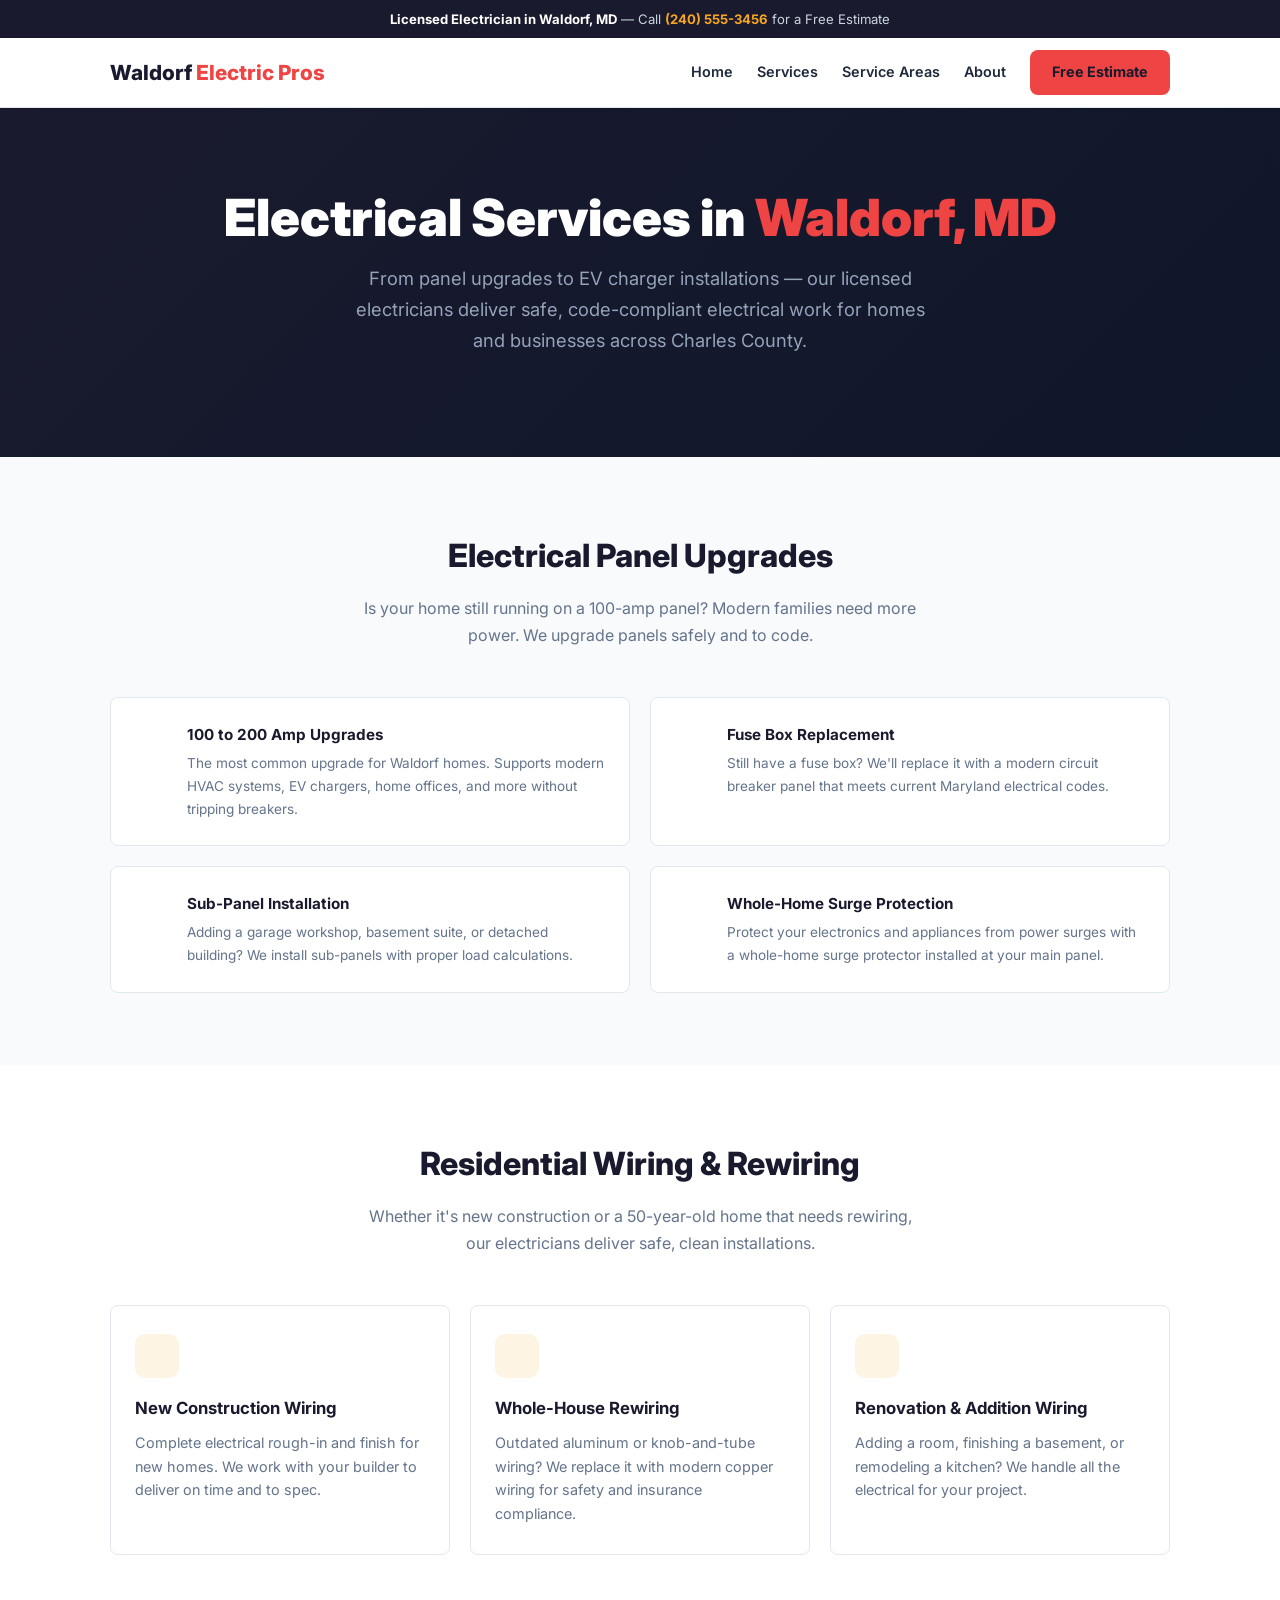
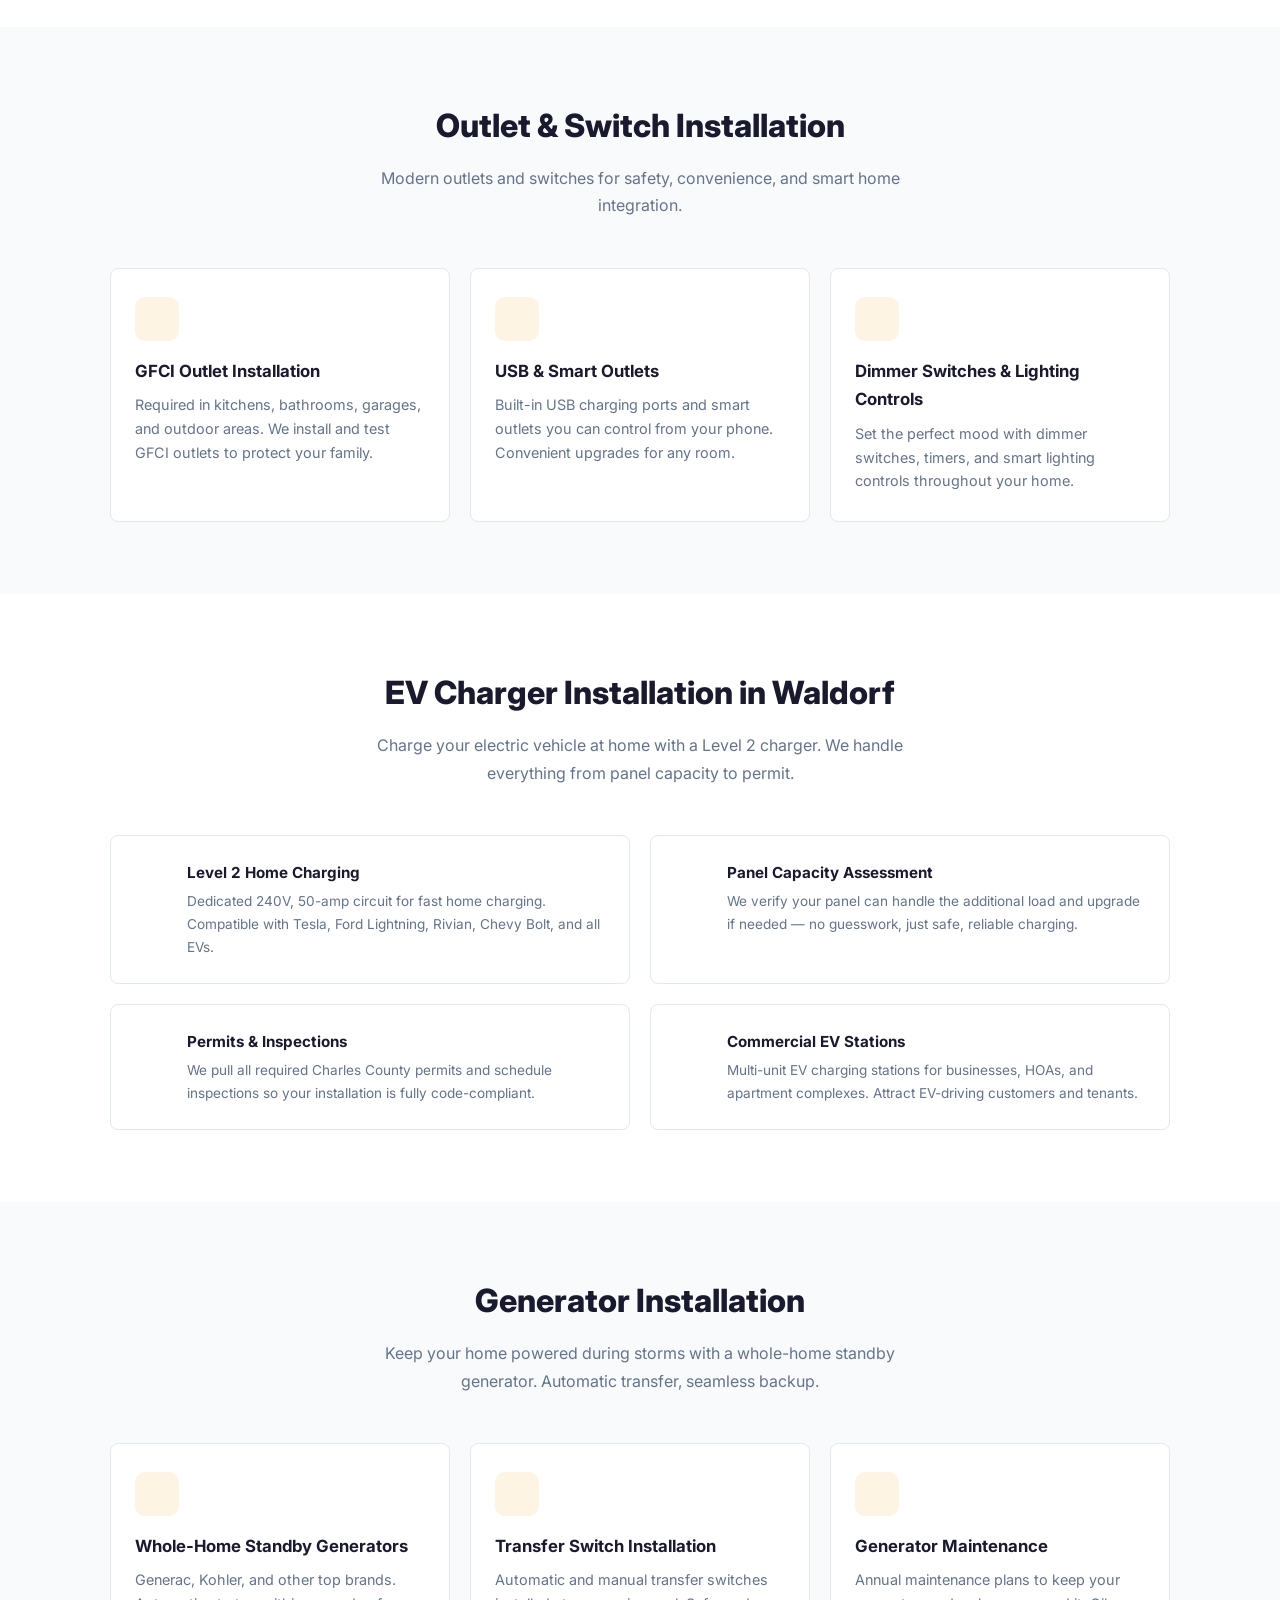
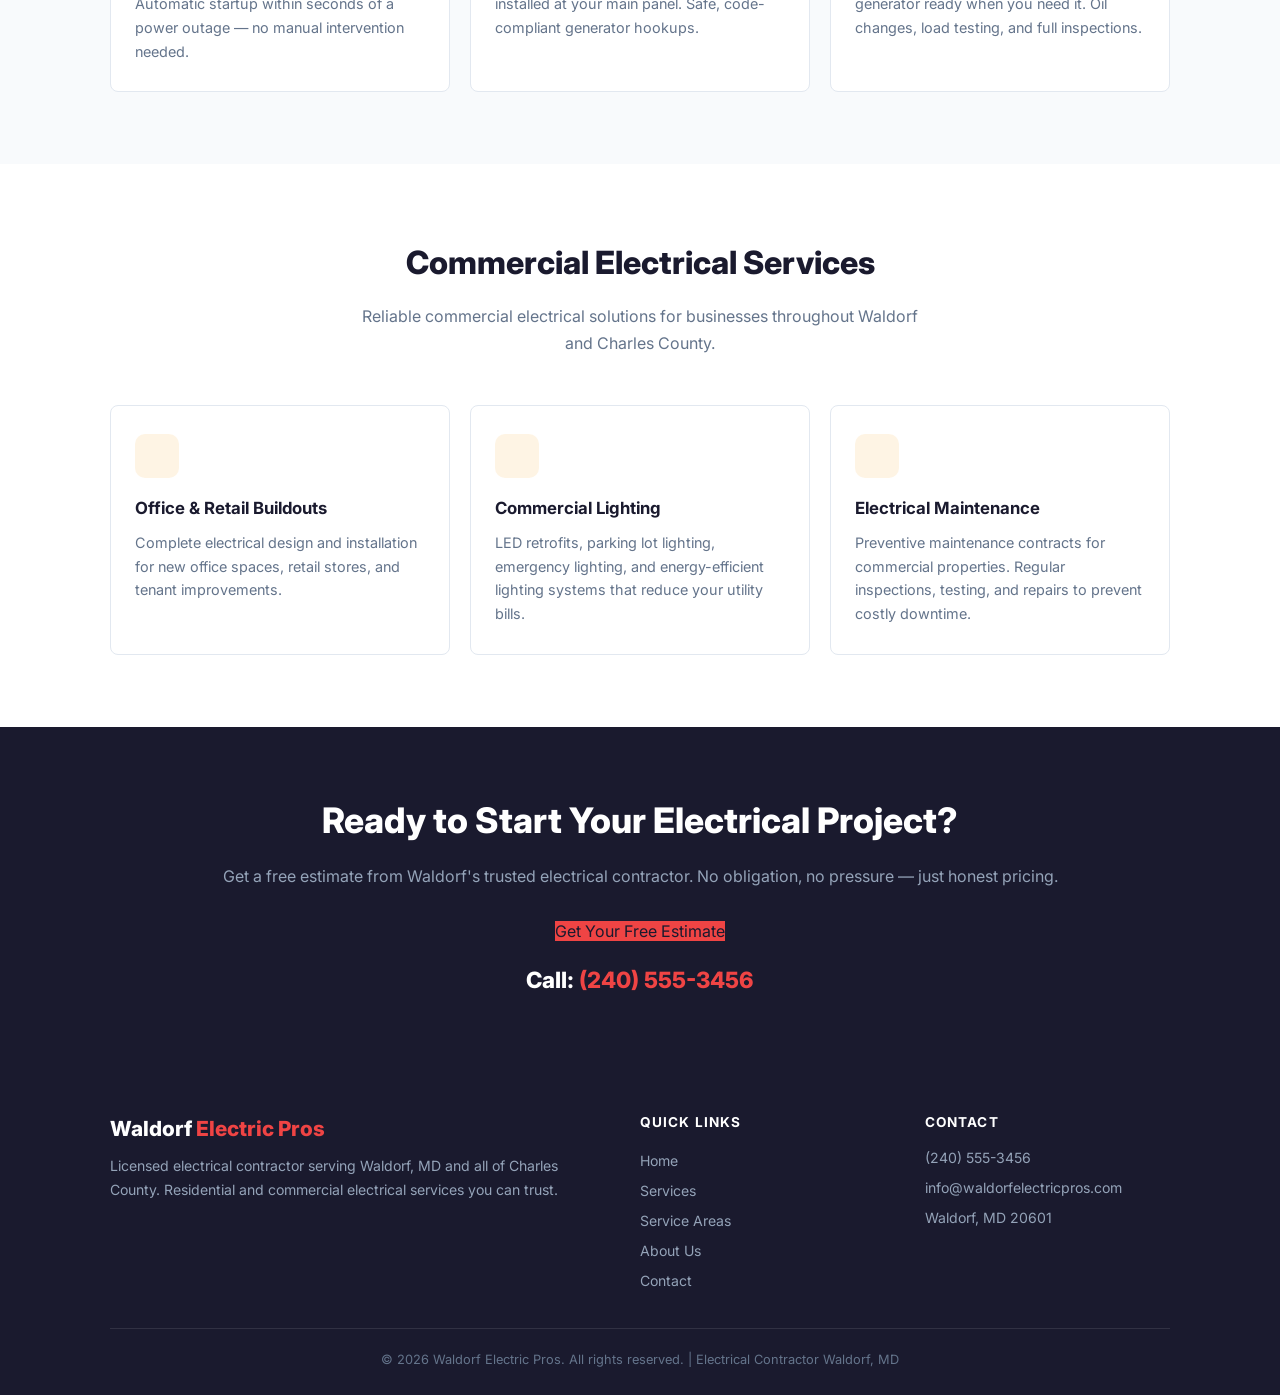
<file: services.html>
<!DOCTYPE html>
<html lang="en">
<head>
  <meta charset="UTF-8">
  <meta name="viewport" content="width=device-width, initial-scale=1.0">
  <title>Electrical Services Waldorf MD | Panel Upgrades, Wiring, EV Chargers – Waldorf Electric Pros</title>
  <meta name="description" content="Full-service electrical contractor in Waldorf, MD. Panel upgrades, residential wiring, EV charger installation, generator install, outlet repairs & commercial electrical. Call (240) 555-3456.">
  <meta name="keywords" content="panel upgrade Waldorf, EV charger installation Waldorf MD, generator installation Charles County, residential electrician Waldorf, commercial electrician Waldorf MD">
  <link rel="canonical" href="https://waldorfelectricpros.com/services.html">
  <link rel="preconnect" href="https://fonts.googleapis.com">
  <link href="https://fonts.googleapis.com/css2?family=Inter:wght@400;600;700;800;900&display=swap" rel="stylesheet">
  <link rel="stylesheet" href="style.css">
</head>
<body>
  <!-- Top Bar -->
  <div class="topbar">
    <strong> Licensed Electrician in Waldorf, MD</strong> — Call <a href="tel:+12405553456" style="color:#F5A623;font-weight:700;">(240) 555-3456</a> for a Free Estimate
  </div>

  <!-- Header -->
  <header class="site-header">
    <div class="header-inner">
      <a href="index.html" class="site-logo">Waldorf <span>Electric Pros</span></a>
      <nav class="site-nav">
        <a href="index.html">Home</a>
        <a href="services.html">Services</a>
        <a href="areas.html">Service Areas</a>
        <a href="about.html">About</a>
        <a href="contact.html" class="btn-cta">Free Estimate</a>
      </nav>
      <button class="hamburger" onclick="document.getElementById('mobileMenu').classList.toggle('open')" aria-label="Menu">
        <span></span><span></span><span></span>
      </button>
    </div>
    <div class="mobile-menu" id="mobileMenu">
      <a href="index.html">Home</a>
      <a href="services.html">Services</a>
      <a href="areas.html">Service Areas</a>
      <a href="about.html">About</a>
      <a href="contact.html" class="btn-cta">Free Estimate</a>
    </div>
  </header>

  <!-- Hero -->
  <section class="hero">
    <div class="container">
      <h1>Electrical Services in <span class="highlight">Waldorf, MD</span></h1>
      <p>From panel upgrades to EV charger installations — our licensed electricians deliver safe, code-compliant electrical work for homes and businesses across Charles County.</p>
    </div>
  </section>

  <!-- Panel Upgrades -->
  <section class="section">
    <div class="container">
      <h2 class="section-title">Electrical Panel Upgrades</h2>
      <p class="section-sub">Is your home still running on a 100-amp panel? Modern families need more power. We upgrade panels safely and to code.</p>
      <div class="why-grid">
        <div class="why-card">
          <div class="why-num"></div>
          <div>
            <h3>100 to 200 Amp Upgrades</h3>
            <p>The most common upgrade for Waldorf homes. Supports modern HVAC systems, EV chargers, home offices, and more without tripping breakers.</p>
          </div>
        </div>
        <div class="why-card">
          <div class="why-num"></div>
          <div>
            <h3>Fuse Box Replacement</h3>
            <p>Still have a fuse box? We'll replace it with a modern circuit breaker panel that meets current Maryland electrical codes.</p>
          </div>
        </div>
        <div class="why-card">
          <div class="why-num"></div>
          <div>
            <h3>Sub-Panel Installation</h3>
            <p>Adding a garage workshop, basement suite, or detached building? We install sub-panels with proper load calculations.</p>
          </div>
        </div>
        <div class="why-card">
          <div class="why-num"></div>
          <div>
            <h3>Whole-Home Surge Protection</h3>
            <p>Protect your electronics and appliances from power surges with a whole-home surge protector installed at your main panel.</p>
          </div>
        </div>
      </div>
    </div>
  </section>

  <!-- Residential Wiring -->
  <section class="section" style="background:var(--white);">
    <div class="container">
      <h2 class="section-title">Residential Wiring &amp; Rewiring</h2>
      <p class="section-sub">Whether it's new construction or a 50-year-old home that needs rewiring, our electricians deliver safe, clean installations.</p>
      <div class="services-grid">
        <div class="service-card">
          <div class="service-icon"></div>
          <h3>New Construction Wiring</h3>
          <p>Complete electrical rough-in and finish for new homes. We work with your builder to deliver on time and to spec.</p>
        </div>
        <div class="service-card">
          <div class="service-icon"></div>
          <h3>Whole-House Rewiring</h3>
          <p>Outdated aluminum or knob-and-tube wiring? We replace it with modern copper wiring for safety and insurance compliance.</p>
        </div>
        <div class="service-card">
          <div class="service-icon"></div>
          <h3>Renovation &amp; Addition Wiring</h3>
          <p>Adding a room, finishing a basement, or remodeling a kitchen? We handle all the electrical for your project.</p>
        </div>
      </div>
    </div>
  </section>

  <!-- Outlets & Switches -->
  <section class="section">
    <div class="container">
      <h2 class="section-title">Outlet &amp; Switch Installation</h2>
      <p class="section-sub">Modern outlets and switches for safety, convenience, and smart home integration.</p>
      <div class="services-grid">
        <div class="service-card">
          <div class="service-icon"></div>
          <h3>GFCI Outlet Installation</h3>
          <p>Required in kitchens, bathrooms, garages, and outdoor areas. We install and test GFCI outlets to protect your family.</p>
        </div>
        <div class="service-card">
          <div class="service-icon"></div>
          <h3>USB &amp; Smart Outlets</h3>
          <p>Built-in USB charging ports and smart outlets you can control from your phone. Convenient upgrades for any room.</p>
        </div>
        <div class="service-card">
          <div class="service-icon"></div>
          <h3>Dimmer Switches &amp; Lighting Controls</h3>
          <p>Set the perfect mood with dimmer switches, timers, and smart lighting controls throughout your home.</p>
        </div>
      </div>
    </div>
  </section>

  <!-- EV Charger Installation -->
  <section class="section" style="background:var(--white);">
    <div class="container">
      <h2 class="section-title">EV Charger Installation in Waldorf</h2>
      <p class="section-sub">Charge your electric vehicle at home with a Level 2 charger. We handle everything from panel capacity to permit.</p>
      <div class="why-grid">
        <div class="why-card">
          <div class="why-num"></div>
          <div>
            <h3>Level 2 Home Charging</h3>
            <p>Dedicated 240V, 50-amp circuit for fast home charging. Compatible with Tesla, Ford Lightning, Rivian, Chevy Bolt, and all EVs.</p>
          </div>
        </div>
        <div class="why-card">
          <div class="why-num"></div>
          <div>
            <h3>Panel Capacity Assessment</h3>
            <p>We verify your panel can handle the additional load and upgrade if needed — no guesswork, just safe, reliable charging.</p>
          </div>
        </div>
        <div class="why-card">
          <div class="why-num"></div>
          <div>
            <h3>Permits &amp; Inspections</h3>
            <p>We pull all required Charles County permits and schedule inspections so your installation is fully code-compliant.</p>
          </div>
        </div>
        <div class="why-card">
          <div class="why-num"></div>
          <div>
            <h3>Commercial EV Stations</h3>
            <p>Multi-unit EV charging stations for businesses, HOAs, and apartment complexes. Attract EV-driving customers and tenants.</p>
          </div>
        </div>
      </div>
    </div>
  </section>

  <!-- Generator Installation -->
  <section class="section">
    <div class="container">
      <h2 class="section-title">Generator Installation</h2>
      <p class="section-sub">Keep your home powered during storms with a whole-home standby generator. Automatic transfer, seamless backup.</p>
      <div class="services-grid">
        <div class="service-card">
          <div class="service-icon"></div>
          <h3>Whole-Home Standby Generators</h3>
          <p>Generac, Kohler, and other top brands. Automatic startup within seconds of a power outage — no manual intervention needed.</p>
        </div>
        <div class="service-card">
          <div class="service-icon"></div>
          <h3>Transfer Switch Installation</h3>
          <p>Automatic and manual transfer switches installed at your main panel. Safe, code-compliant generator hookups.</p>
        </div>
        <div class="service-card">
          <div class="service-icon"></div>
          <h3>Generator Maintenance</h3>
          <p>Annual maintenance plans to keep your generator ready when you need it. Oil changes, load testing, and full inspections.</p>
        </div>
      </div>
    </div>
  </section>

  <!-- Commercial Electrical -->
  <section class="section" style="background:var(--white);">
    <div class="container">
      <h2 class="section-title">Commercial Electrical Services</h2>
      <p class="section-sub">Reliable commercial electrical solutions for businesses throughout Waldorf and Charles County.</p>
      <div class="services-grid">
        <div class="service-card">
          <div class="service-icon"></div>
          <h3>Office &amp; Retail Buildouts</h3>
          <p>Complete electrical design and installation for new office spaces, retail stores, and tenant improvements.</p>
        </div>
        <div class="service-card">
          <div class="service-icon"></div>
          <h3>Commercial Lighting</h3>
          <p>LED retrofits, parking lot lighting, emergency lighting, and energy-efficient lighting systems that reduce your utility bills.</p>
        </div>
        <div class="service-card">
          <div class="service-icon"></div>
          <h3>Electrical Maintenance</h3>
          <p>Preventive maintenance contracts for commercial properties. Regular inspections, testing, and repairs to prevent costly downtime.</p>
        </div>
      </div>
    </div>
  </section>

  <!-- CTA Strip -->
  <section class="cta-strip">
    <div class="container">
      <h2>Ready to Start Your Electrical Project?</h2>
      <p>Get a free estimate from Waldorf's trusted electrical contractor. No obligation, no pressure — just honest pricing.</p>
      <a href="contact.html" class="btn-hero">Get Your Free Estimate</a>
      <div class="hero-phone" style="margin-top:16px;">Call: <a href="tel:+12405553456" style="color:var(--accent);">(240) 555-3456</a></div>
    </div>
  </section>

  <!-- Footer -->
  <footer class="site-footer">
    <div class="container">
      <div class="footer-grid">
        <div class="footer-brand">
          <div class="site-logo" style="color:#fff;">Waldorf <span>Electric Pros</span></div>
          <p>Licensed electrical contractor serving Waldorf, MD and all of Charles County. Residential and commercial electrical services you can trust.</p>
        </div>
        <div class="footer-links">
          <h4>Quick Links</h4>
          <a href="index.html">Home</a>
          <a href="services.html">Services</a>
          <a href="areas.html">Service Areas</a>
          <a href="about.html">About Us</a>
          <a href="contact.html">Contact</a>
        </div>
        <div class="footer-contact">
          <h4>Contact</h4>
          <p> <a href="tel:+12405553456" style="color:#94a3b8;">(240) 555-3456</a></p>
          <p style="margin-top:6px;"> <a href="mailto:info@waldorfelectricpros.com" style="color:#94a3b8;">info@waldorfelectricpros.com</a></p>
          <p style="margin-top:6px;"> Waldorf, MD 20601</p>
        </div>
      </div>
      <div class="footer-bottom">
        &copy; 2026 Waldorf Electric Pros. All rights reserved. | Electrical Contractor Waldorf, MD
      </div>
    </div>
  </footer>
</body>
</html>
</file>
<file: style.css>
/* Waldorf Electric Pros — Rank & Rent Site */
:root {
  --navy: #1a1a2e;
  --blue: #f59e0b;
  --blue-dark: #d97706;
  --accent: #ef4444;
  --accent-light: #f87171;
  --bg: #f8fafc;
  --white: #ffffff;
  --text: #1e293b;
  --text-light: #64748b;
  --border: #e2e8f0;
  --radius: 8px;
  --shadow: 0 1px 3px rgba(0,0,0,0.1), 0 1px 2px rgba(0,0,0,0.06);
  --shadow-lg: 0 10px 15px -3px rgba(0,0,0,0.1), 0 4px 6px -4px rgba(0,0,0,0.1);
  --font: 'Inter', system-ui, -apple-system, sans-serif;
}
*, *::before, *::after { box-sizing: border-box; margin: 0; padding: 0; }
html { scroll-behavior: smooth; font-size: 16px; }
body { font-family: var(--font); background: var(--bg); color: var(--text); line-height: 1.7; }
a { color: var(--blue); text-decoration: none; }
img { max-width: 100%; display: block; }
.container { max-width: 1100px; margin: 0 auto; padding: 0 20px; }

/* Top Bar */
.topbar { background: var(--navy); color: #cbd5e1; font-size: 0.82rem; padding: 8px 0; text-align: center; }
.topbar strong { color: #fff; }

/* Header */
.site-header { background: var(--white); border-bottom: 1px solid var(--border); padding: 0; position: sticky; top: 0; z-index: 100; box-shadow: var(--shadow); }
.header-inner { display: flex; align-items: center; justify-content: space-between; padding: 12px 20px; max-width: 1100px; margin: 0 auto; }
.site-logo { font-size: 1.3rem; font-weight: 800; color: var(--navy); }
.site-logo span { color: var(--accent); }
.site-nav { display: flex; gap: 24px; align-items: center; }
.site-nav a { color: var(--text); font-size: 0.9rem; font-weight: 600; transition: color 0.2s; }
.site-nav a:hover { color: var(--accent); }
.site-nav .btn-cta { background: var(--accent); color: var(--navy); padding: 10px 22px; border-radius: var(--radius); font-weight: 700; font-size: 0.9rem; transition: background 0.2s; }
.site-nav .btn-cta:hover { background: var(--accent-light); }
.hamburger { display: none; background: none; border: none; cursor: pointer; padding: 8px; }
.hamburger span { display: block; width: 24px; height: 2px; background: var(--navy); margin: 5px 0; transition: 0.3s; }
.mobile-menu { display: none; background: var(--white); border-top: 1px solid var(--border); padding: 16px 20px; }
.mobile-menu a { display: block; padding: 10px 0; font-weight: 600; color: var(--text); border-bottom: 1px solid var(--border); }
.mobile-menu .btn-cta { display: inline-block; margin-top: 12px; background: var(--accent); color: var(--navy); padding: 12px 24px; border-radius: var(--radius); text-align: center; width: 100%; font-weight: 700; }
@media (max-width: 768px) {
  .site-nav { display: none; }
  .hamburger { display: block; }
  .mobile-menu.open { display: block; }
}

/* Hero */
.hero { background: linear-gradient(135deg, var(--navy) 0%, #0f172a 100%); color: #fff; padding: 80px 0 72px; text-align: center; position: relative; overflow: hidden; }
.hero h1 { font-size: clamp(2rem, 5vw, 3.2rem); font-weight: 900; line-height: 1.15; margin-bottom: 16px; }
.hero h1 .highlight { color: var(--accent); }
.hero p { font-size: 1.15rem; color: #94a3b8; max-width: 600px; margin: 0 auto 28px; }
.hero .btn-hero { display: inline-block; background: var(--accent); color: var(--navy); padding: 16px 36px; border-radius: var(--radius); font-weight: 800; font-size: 1.1rem; transition: background 0.2s, transform 0.15s; }
.hero .btn-hero:hover { background: var(--accent-light); transform: translateY(-2px); }
.hero-phone { font-size: 1.4rem; font-weight: 800; color: #fff; margin-top: 20px; }
.hero-phone a { color: var(--accent); }

/* Trust Bar */
.trust-bar { background: var(--white); border-bottom: 1px solid var(--border); padding: 20px 0; }
.trust-items { display: flex; justify-content: center; gap: 40px; flex-wrap: wrap; }
.trust-item { display: flex; align-items: center; gap: 8px; font-size: 0.9rem; font-weight: 600; color: var(--text); }
.trust-icon { width: 36px; height: 36px; background: rgba(245,166,35,0.12); border-radius: 50%; display: flex; align-items: center; justify-content: center; }

/* Section */
.section { padding: 72px 0; }
.section-title { font-size: clamp(1.5rem, 3vw, 2rem); font-weight: 800; text-align: center; margin-bottom: 12px; color: var(--navy); }
.section-sub { text-align: center; color: var(--text-light); max-width: 560px; margin: 0 auto 48px; }

/* Services Grid */
.services-grid { display: grid; grid-template-columns: repeat(3, 1fr); gap: 20px; }
@media (max-width: 768px) { .services-grid { grid-template-columns: 1fr; } }
.service-card { background: var(--white); border: 1px solid var(--border); border-radius: var(--radius); padding: 28px 24px; transition: box-shadow 0.2s, transform 0.2s; }
.service-card:hover { box-shadow: var(--shadow-lg); transform: translateY(-3px); }
.service-card h3 { font-size: 1.05rem; font-weight: 700; color: var(--navy); margin-bottom: 8px; }
.service-card p { font-size: 0.9rem; color: var(--text-light); line-height: 1.65; }
.service-icon { width: 44px; height: 44px; background: rgba(245,166,35,0.12); border-radius: 10px; display: flex; align-items: center; justify-content: center; margin-bottom: 16px; }

/* Why Choose Us */
.why-grid { display: grid; grid-template-columns: repeat(2, 1fr); gap: 20px; }
@media (max-width: 640px) { .why-grid { grid-template-columns: 1fr; } }
.why-card { display: flex; gap: 16px; background: var(--white); border: 1px solid var(--border); border-radius: var(--radius); padding: 24px; }
.why-num { font-size: 1.5rem; font-weight: 900; color: var(--accent); line-height: 1; min-width: 36px; }
.why-card h3 { font-size: 0.95rem; font-weight: 700; color: var(--navy); margin-bottom: 4px; }
.why-card p { font-size: 0.85rem; color: var(--text-light); }

/* Testimonials */
.testimonials-grid { display: grid; grid-template-columns: repeat(3, 1fr); gap: 20px; }
@media (max-width: 768px) { .testimonials-grid { grid-template-columns: 1fr; } }
.testimonial-card { background: var(--white); border: 1px solid var(--border); border-radius: var(--radius); padding: 24px; }
.testimonial-stars { color: var(--accent); font-size: 1.1rem; margin-bottom: 12px; }
.testimonial-text { font-size: 0.9rem; color: var(--text); font-style: italic; margin-bottom: 12px; line-height: 1.7; }
.testimonial-name { font-size: 0.82rem; font-weight: 700; color: var(--navy); }
.testimonial-loc { font-size: 0.78rem; color: var(--text-light); }

/* CTA Strip */
.cta-strip { background: var(--navy); text-align: center; padding: 64px 20px; color: #fff; }
.cta-strip h2 { font-size: clamp(1.5rem, 4vw, 2.2rem); font-weight: 800; margin-bottom: 12px; }
.cta-strip p { color: #94a3b8; margin-bottom: 28px; }
.cta-strip .btn-hero { background: var(--accent); color: var(--navy); }

/* Areas */
.areas-grid { display: grid; grid-template-columns: repeat(3, 1fr); gap: 16px; }
@media (max-width: 640px) { .areas-grid { grid-template-columns: repeat(2, 1fr); } }
.area-tag { background: var(--white); border: 1px solid var(--border); border-radius: var(--radius); padding: 14px 18px; font-weight: 600; font-size: 0.9rem; text-align: center; }

/* Area Sections */
.area-section { margin-bottom: 48px; }
.area-section h2 { font-size: 1.3rem; font-weight: 800; color: var(--navy); margin-bottom: 20px; padding-bottom: 8px; border-bottom: 3px solid var(--accent); display: inline-block; }

/* Contact Form */
.contact-grid { display: grid; grid-template-columns: 1fr 1.3fr; gap: 48px; align-items: start; }
@media (max-width: 768px) { .contact-grid { grid-template-columns: 1fr; } }
.contact-info h2 { font-size: 1.4rem; font-weight: 800; color: var(--navy); margin-bottom: 8px; }
.contact-info p { color: var(--text-light); margin-bottom: 24px; }
.info-row { display: flex; align-items: flex-start; gap: 12px; margin-bottom: 16px; }
.info-row strong { display: block; font-size: 0.8rem; text-transform: uppercase; letter-spacing: 0.04em; color: var(--text-light); }
.info-row p { font-weight: 700; color: var(--navy); }
.contact-form { background: var(--white); border: 1px solid var(--border); border-radius: var(--radius); padding: 32px; box-shadow: var(--shadow-lg); }
.contact-form h2 { font-size: 1.2rem; font-weight: 800; color: var(--navy); margin-bottom: 20px; }
.form-row { display: grid; grid-template-columns: 1fr 1fr; gap: 14px; }
@media (max-width: 480px) { .form-row { grid-template-columns: 1fr; } }
.form-group { margin-bottom: 14px; }
.form-group label { display: block; font-size: 0.8rem; font-weight: 700; color: var(--navy); margin-bottom: 4px; text-transform: uppercase; letter-spacing: 0.03em; }
.form-group input, .form-group select, .form-group textarea { width: 100%; padding: 10px 14px; border: 1.5px solid var(--border); border-radius: var(--radius); font-family: var(--font); font-size: 0.92rem; background: var(--bg); transition: border-color 0.2s; outline: none; }
.form-group input:focus, .form-group select:focus, .form-group textarea:focus { border-color: var(--accent); background: #fff; }
.form-group textarea { resize: vertical; min-height: 100px; }
.form-submit { width: 100%; padding: 14px; background: var(--accent); color: var(--navy); border: none; border-radius: var(--radius); font-family: var(--font); font-size: 1rem; font-weight: 700; cursor: pointer; transition: background 0.2s; }
.form-submit:hover { background: var(--accent-light); }

/* About Page */
.about-hero { background: linear-gradient(135deg, var(--navy) 0%, #0f172a 100%); color: #fff; padding: 60px 0; text-align: center; }
.about-hero h1 { font-size: clamp(1.8rem, 4vw, 2.6rem); font-weight: 900; margin-bottom: 12px; }
.about-hero p { color: #94a3b8; max-width: 560px; margin: 0 auto; font-size: 1.05rem; }
.values-grid { display: grid; grid-template-columns: repeat(3, 1fr); gap: 20px; }
@media (max-width: 768px) { .values-grid { grid-template-columns: 1fr; } }
.value-card { background: var(--white); border: 1px solid var(--border); border-radius: var(--radius); padding: 28px 24px; text-align: center; }
.value-card h3 { font-size: 1rem; font-weight: 700; color: var(--navy); margin-bottom: 8px; }
.value-card p { font-size: 0.88rem; color: var(--text-light); }
.value-icon { width: 52px; height: 52px; background: rgba(245,166,35,0.12); border-radius: 50%; display: flex; align-items: center; justify-content: center; margin: 0 auto 16px; font-size: 1.4rem; }
.credentials-list { list-style: none; padding: 0; }
.credentials-list li { padding: 12px 0; border-bottom: 1px solid var(--border); font-size: 0.95rem; display: flex; align-items: center; gap: 10px; }
.credentials-list li::before { content: "⚡"; }

/* Footer */
.site-footer { background: var(--navy); color: #94a3b8; padding: 48px 0 24px; font-size: 0.88rem; }
.footer-grid { display: grid; grid-template-columns: 2fr 1fr 1fr; gap: 40px; margin-bottom: 32px; }
@media (max-width: 640px) { .footer-grid { grid-template-columns: 1fr; } }
.footer-brand p { margin-top: 8px; line-height: 1.7; }
.footer-links h4, .footer-contact h4 { color: #fff; font-size: 0.85rem; text-transform: uppercase; letter-spacing: 0.08em; margin-bottom: 12px; }
.footer-links a { display: block; color: #94a3b8; padding: 3px 0; transition: color 0.2s; }
.footer-links a:hover { color: #fff; }
.footer-bottom { border-top: 1px solid rgba(255,255,255,0.1); padding-top: 20px; text-align: center; font-size: 0.8rem; color: #64748b; }
</file>
